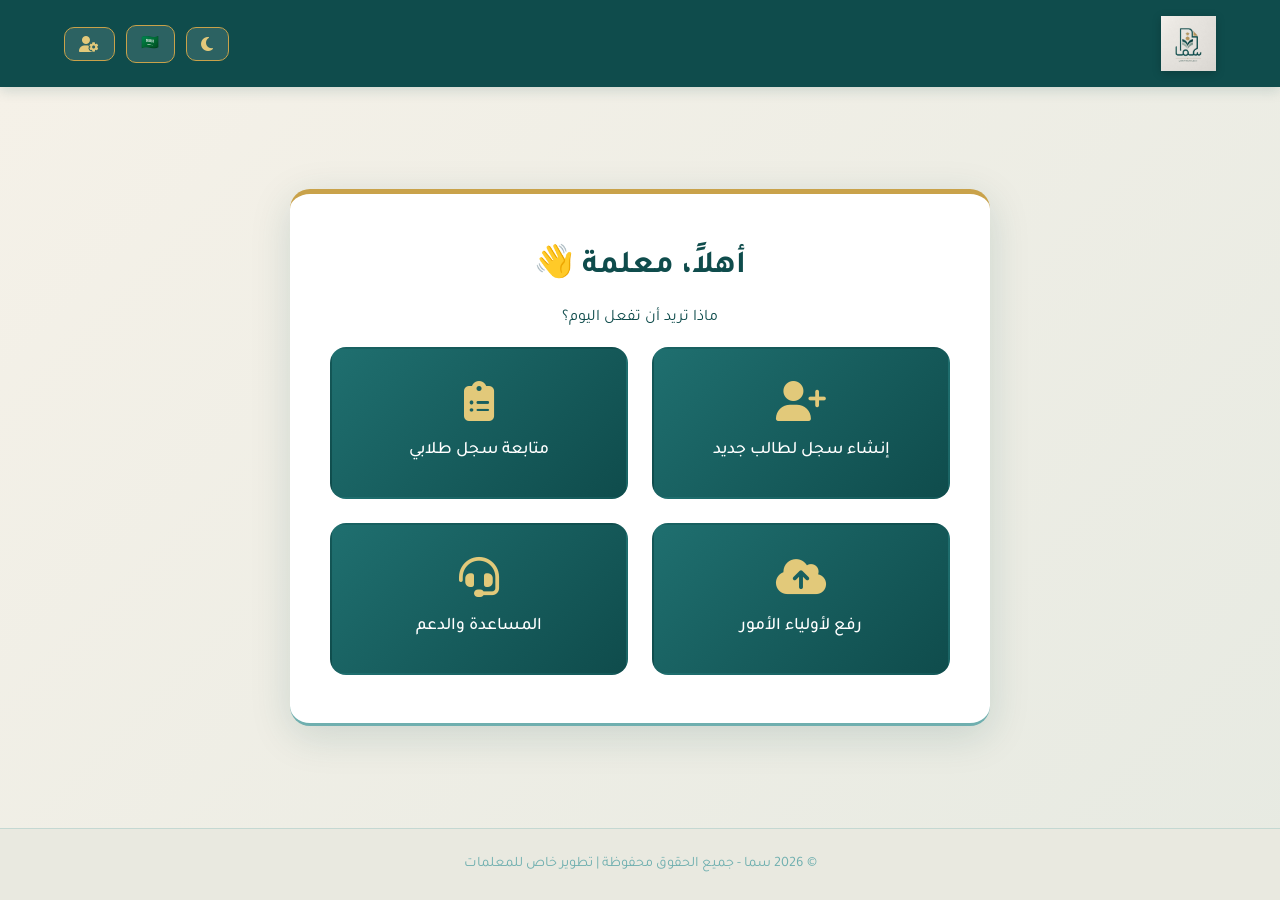
<file: index.html>
<!DOCTYPE html>
<html lang="ar" dir="rtl">
<head>
    <meta charset="UTF-8">
    <meta name="viewport" content="width=device-width, initial-scale=1.0">
    <title>سما | سجل متابعة الطالب</title>
    <link rel="icon" href="logo.png">
    <link href="https://fonts.googleapis.com/css2?family=Tajawal:wght@400;500;700&display=swap" rel="stylesheet">
    <link rel="stylesheet" href="https://cdnjs.cloudflare.com/ajax/libs/font-awesome/6.4.0/css/all.min.css">
    <link rel="stylesheet" href="styles.css">
</head>
<body>
    <header class="main-header">
        <div class="logo-container">
            <img src="logo.png" alt="شعار سما" class="site-logo">
        </div>
        <div class="controls">
            <button id="theme-toggle" class="control-btn">
                <i class="fas fa-moon"></i>
            </button>
            <button id="lang-toggle" class="control-btn">🇸🇦</button>
            <button id="account-btn" class="control-btn">
                <i class="fas fa-user-cog"></i>
            </button>
        </div>
    </header>

    <main class="welcome-container">
        <div class="welcome-box">
            <h2 id="teacher-greeting">أهلاً، معلمة... 👋</h2>
            <p id="question">ماذا تريد أن تفعل اليوم؟</p>
            
            <div class="options-grid">
                <a href="new-student.html" class="option-card">
                    <i class="fas fa-user-plus"></i>
                    <span id="newStudent">إنشاء سجل لطالب جديد</span>
                </a>
                <a href="students.html" class="option-card">
                    <i class="fas fa-clipboard-list"></i>
                    <span id="followStudents">متابعة سجل طلابي</span>
                </a>
                <a href="parents.html" class="option-card">
                    <i class="fas fa-cloud-upload-alt"></i>
                    <span id="uploadParents">رفع لأولياء الأمور</span>
                </a>
                <a href="help.html" class="option-card">
                    <i class="fas fa-headset"></i>
                    <span id="helpSupport">المساعدة والدعم</span>
                </a>
            </div>
        </div>
    </main>

    <footer class="main-footer">
        <p id="footer-text">© 2026 سما - جميع الحقوق محفوظة | تطوير خاص للمعلمات</p>
    </footer>

    <script src="script.js"></script>
</body>
</html>
</file>
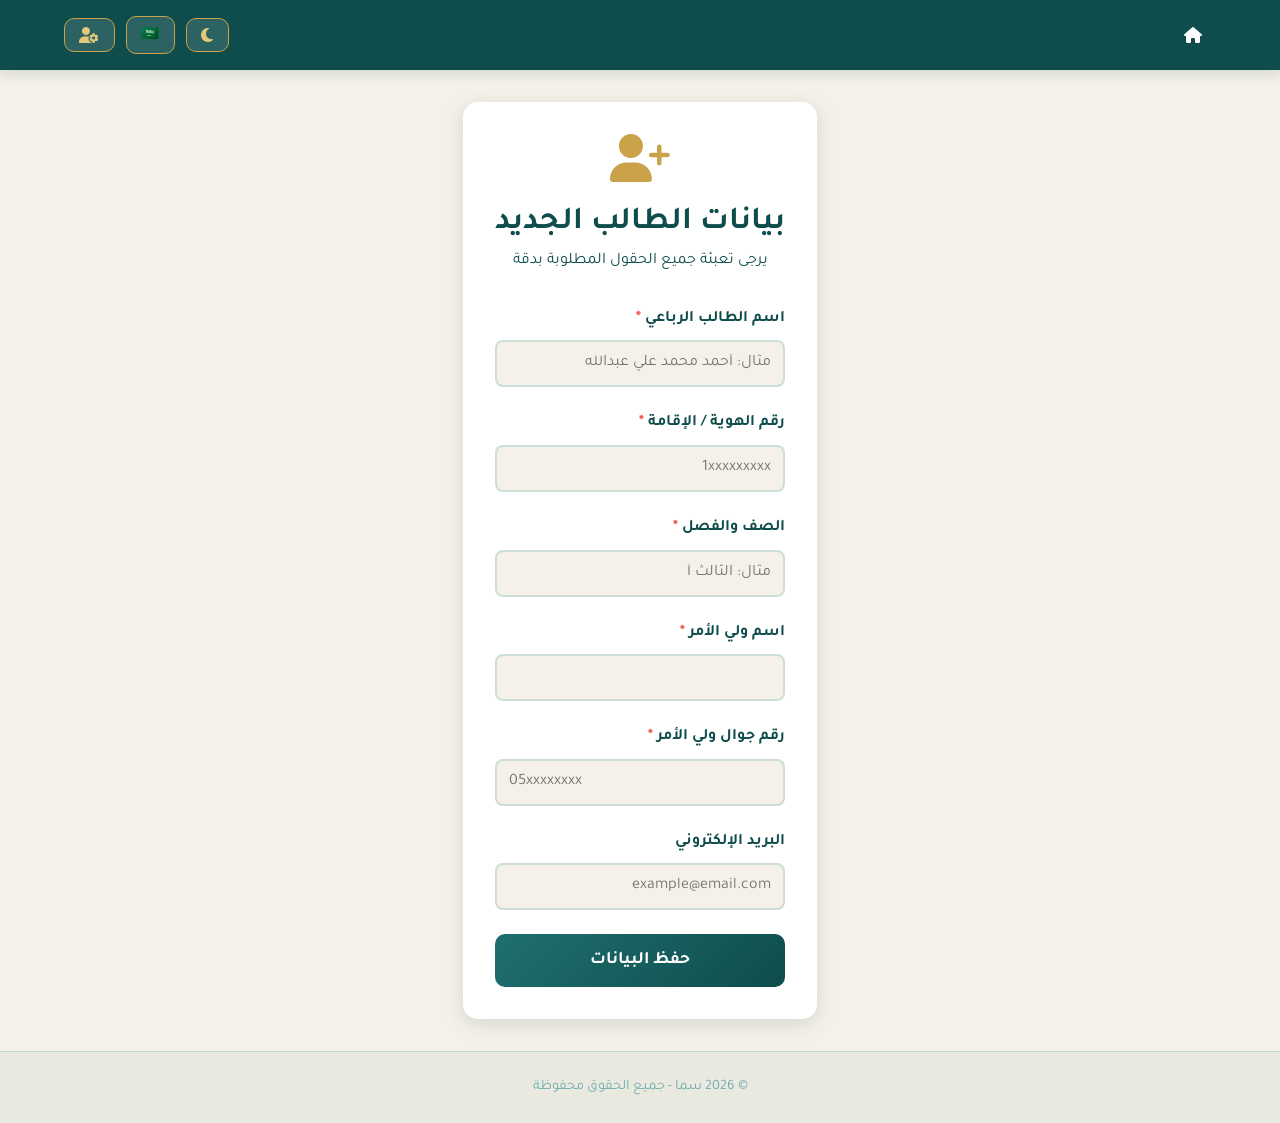
<file: new-student.html>
<!DOCTYPE html>
<html lang="ar" dir="rtl">
<head>
    <meta charset="UTF-8">
    <meta name="viewport" content="width=device-width, initial-scale=1.0">
    <title>إنشاء طالب جديد | سما</title>
    <link rel="icon" href="logo.png">
    <link href="https://fonts.googleapis.com/css2?family=Tajawal:wght@400;500;700&display=swap" rel="stylesheet">
    <link rel="stylesheet" href="https://cdnjs.cloudflare.com/ajax/libs/font-awesome/6.4.0/css/all.min.css">
    <link rel="stylesheet" href="styles.css">
    <style>
        .form-container {
            max-width: 800px;
            margin: 2rem auto;
            padding: 2rem;
            background: var(--card-bg);
            border-radius: 15px;
            box-shadow: 0 5px 20px var(--shadow);
        }
        .form-group {
            margin-bottom: 1.5rem;
        }
        .form-group label {
            display: block;
            margin-bottom: 0.5rem;
            font-weight: 600;
            color: var(--primary-dark);
        }
        .form-group input,
        .form-group select,
        .form-group textarea {
            width: 100%;
            padding: 0.75rem;
            border: 2px solid var(--border-color);
            border-radius: 8px;
            font-family: 'Tajawal', sans-serif;
            font-size: 1rem;
            background: var(--bg);
            color: var(--text);
        }
        .form-group input:focus,
        .form-group select:focus,
        .form-group textarea:focus {
            outline: none;
            border-color: var(--primary-mid);
        }
        .btn-submit {
            background: linear-gradient(135deg, var(--primary-mid), var(--primary-dark));
            color: white;
            padding: 1rem 2rem;
            border: none;
            border-radius: 10px;
            font-size: 1.1rem;
            font-weight: 600;
            cursor: pointer;
            width: 100%;
            transition: var(--transition);
        }
        .btn-submit:hover {
            transform: translateY(-2px);
            box-shadow: 0 5px 15px var(--shadow);
        }
        .required {
            color: #e74c3c;
        }
    </style>
</head>
<body>
    <header class="main-header">
        <div class="logo-container">
            <a href="index.html" class="control-btn" style="background:transparent;border:none;color:white;">
                <i class="fas fa-home"></i>
            </a>
        </div>
        <div class="controls">
            <button id="theme-toggle" class="control-btn">
                <i class="fas fa-moon"></i>
            </button>
            <button id="lang-toggle" class="control-btn">🇸</button>
            <button id="account-btn" class="control-btn">
                <i class="fas fa-user-cog"></i>
            </button>
        </div>
    </header>

    <main class="form-container">
        <div class="form-header" style="text-align:center;margin-bottom:2rem;">
            <i class="fas fa-user-plus" style="font-size:3rem;color:var(--gold);margin-bottom:1rem;"></i>
            <h1 id="form-title">بيانات الطالب الجديد</h1>
            <p id="form-desc">يرجى تعبئة جميع الحقول المطلوبة بدقة</p>
        </div>

        <form id="student-form">
            <div class="form-group">
                <label>
                    <span id="lbl-name">اسم الطالب الرباعي</span>
                    <span class="required">*</span>
                </label>
                <input type="text" id="student-name" required placeholder="مثال: أحمد محمد علي عبدالله">
            </div>

            <div class="form-group">
                <label>
                    <span id="lbl-id">رقم الهوية / الإقامة</span>
                    <span class="required">*</span>
                </label>
                <input type="text" id="student-id" required placeholder="1xxxxxxxxx">
            </div>

            <div class="form-group">
                <label>
                    <span id="lbl-grade">الصف والفصل</span>
                    <span class="required">*</span>
                </label>
                <input type="text" id="student-grade" required placeholder="مثال: الثالث أ">
            </div>

            <div class="form-group">
                <label>
                    <span id="lbl-parent">اسم ولي الأمر</span>
                    <span class="required">*</span>
                </label>
                <input type="text" id="parent-name" required>
            </div>

            <div class="form-group">
                <label>
                    <span id="lbl-phone">رقم جوال ولي الأمر</span>
                    <span class="required">*</span>
                </label>
                <input type="tel" id="parent-phone" required placeholder="05xxxxxxxx">
            </div>

            <div class="form-group">
                <label>
                    <span id="lbl-email">البريد الإلكتروني</span>
                </label>
                <input type="email" id="parent-email" placeholder="example@email.com">
            </div>

            <button type="submit" class="btn-submit" id="btn-save">حفظ البيانات</button>
        </form>
    </main>

    <footer class="main-footer">
        <p id="footer-text">© 2026 سما - جميع الحقوق محفوظة</p>
    </footer>

    <script>
        // ========== الوضع الليلي واللغة ==========
        window.addEventListener('load', () => {
            // الوضع الليلي
            const themeBtn = document.getElementById('theme-toggle');
            if (themeBtn) {
                const savedTheme = localStorage.getItem('sama-theme') || 'light';
                document.documentElement.setAttribute('data-theme', savedTheme);
                
                themeBtn.addEventListener('click', function() {
                    const current = document.documentElement.getAttribute('data-theme');
                    const next = current === 'light' ? 'dark' : 'light';
                    document.documentElement.setAttribute('data-theme', next);
                    localStorage.setItem('sama-theme', next);
                    
                    const icon = this.querySelector('i');
                    if (icon) {
                        icon.className = next === 'light' ? 'fas fa-moon' : 'fas fa-sun';
                    }
                });
            }
            
            // اللغة
            const langBtn = document.getElementById('lang-toggle');
            let currentLang = localStorage.getItem('sama-lang') || 'ar';
            
            const translations = {
                ar: {
                    formTitle: 'بيانات الطالب الجديد',
                    formDesc: 'يرجى تعبئة جميع الحقول المطلوبة بدقة',
                    lblName: 'اسم الطالب الرباعي',
                    lblId: 'رقم الهوية / الإقامة',
                    lblGrade: 'الصف والفصل',
                    lblParent: 'اسم ولي الأمر',
                    lblPhone: 'رقم جوال ولي الأمر',
                    lblEmail: 'البريد الإلكتروني',
                    btnSave: 'حفظ البيانات',
                    footer: '© 2026 سما - جميع الحقوق محفوظة',
                    placeholderName: 'مثال: أحمد محمد علي عبدالله',
                    placeholderGrade: 'مثال: الثالث أ',
                    placeholderPhone: '05xxxxxxxx',
                    placeholderEmail: 'example@email.com'
                },
                en: {
                    formTitle: 'New Student Data',
                    formDesc: 'Please fill in all required fields accurately',
                    lblName: 'Student Full Name',
                    lblId: 'ID / Residence Number',
                    lblGrade: 'Grade & Class',
                    lblParent: 'Parent Name',
                    lblPhone: 'Parent Phone Number',
                    lblEmail: 'Email Address',
                    btnSave: 'Save Data',
                    footer: '© 2026 Sama - All Rights Reserved',
                    placeholderName: 'Example: Ahmed Mohammed Ali',
                    placeholderGrade: 'Example: Grade 3A',
                    placeholderPhone: '05xxxxxxxx',
                    placeholderEmail: 'example@email.com'
                },
                tr: {
                    formTitle: 'Yeni Öğrenci Bilgileri',
                    formDesc: 'Lütfen tüm gerekli alanları eksiksiz doldurun',
                    lblName: 'Öğrencinin Tam Adı',
                    lblId: 'Kimlik / İkamet Numarası',
                    lblGrade: 'Sınıf ve Şube',
                    lblParent: 'Veli Adı',
                    lblPhone: 'Veli Telefon Numarası',
                    lblEmail: 'E-posta Adresi',
                    btnSave: 'Bilgileri Kaydet',
                    footer: '© 2026 Sama - Tüm Hakları Saklıdır',
                    placeholderName: 'Örnek: Ahmet Mehmet Ali',
                    placeholderGrade: 'Örnek: 3-A Sınıfı',
                    placeholderPhone: '05xxxxxxxx',
                    placeholderEmail: 'ornek@email.com'
                },
                es: {
                    formTitle: 'Datos del Nuevo Estudiante',
                    formDesc: 'Por favor completa todos los campos requeridos',
                    lblName: 'Nombre Completo del Estudiante',
                    lblId: 'Número de Identificación',
                    lblGrade: 'Grado y Clase',
                    lblParent: 'Nombre del Padre/Tutor',
                    lblPhone: 'Teléfono del Padre/Tutor',
                    lblEmail: 'Correo Electrónico',
                    btnSave: 'Guardar Datos',
                    footer: '© 2026 Sama - Todos los Derechos Reservados',
                    placeholderName: 'Ejemplo: Ahmed Mohammed Ali',
                    placeholderGrade: 'Ejemplo: 3ro A',
                    placeholderPhone: '05xxxxxxxx',
                    placeholderEmail: 'ejemplo@email.com'
                },
                ko: {
                    formTitle: '새 학생 정보',
                    formDesc: '모든 필수 필드를 정확히 입력하세요',
                    lblName: '학생 전체 이름',
                    lblId: '주민등록번호 / 거주번호',
                    lblGrade: '학년 및 반',
                    lblParent: '학부모 성명',
                    lblPhone: '학부모 전화번호',
                    lblEmail: '이메일 주소',
                    btnSave: '정보 저장',
                    footer: '© 2026 Sama - 모든 권리 보유',
                    placeholderName: '예: Ahmed Mohammed Ali',
                    placeholderGrade: '예: 3학년 A반',
                    placeholderPhone: '05xxxxxxxx',
                    placeholderEmail: 'example@email.com'
                },
                ja: {
                    formTitle: '新しい生徒の情報',
                    formDesc: 'すべての必須項目を正確に入力してください',
                    lblName: '生徒のフルネーム',
                    lblId: 'ID番号 / 居住番号',
                    lblGrade: '学年とクラス',
                    lblParent: '保護者名',
                    lblPhone: '保護者電話番号',
                    lblEmail: 'メールアドレス',
                    btnSave: '情報を保存',
                    footer: '© 2026 Sama - 全著作権所有',
                    placeholderName: '例：Ahmed Mohammed Ali',
                    placeholderGrade: '例：3年生A組',
                    placeholderPhone: '05xxxxxxxx',
                    placeholderEmail: 'example@email.com'
                },
                hi: {
                    formTitle: 'नए छात्र का डेटा',
                    formDesc: 'कृपया सभी आवश्यक फ़ील्ड भरें',
                    lblName: 'छात्र का पूरा नाम',
                    lblId: 'पहचान संख्या / निवास संख्या',
                    lblGrade: 'कक्षा और सेक्शन',
                    lblParent: 'अभिभावक का नाम',
                    lblPhone: 'अभिभावक का फोन नंबर',
                    lblEmail: 'ईमेल पता',
                    btnSave: 'डेटा सहेजें',
                    footer: '© 2026 Sama - सभी अधिकार सुरक्षित',
                    placeholderName: 'उदाहरण: Ahmed Mohammed Ali',
                    placeholderGrade: 'उदाहरण: कक्षा 3 A',
                    placeholderPhone: '05xxxxxxxx',
                    placeholderEmail: 'example@email.com'
                },
                fil: {
                    formTitle: 'Data ng Bagong Mag-aaral',
                    formDesc: 'Punan ang lahat ng required na fields',
                    lblName: 'Buong Pangalan ng Mag-aaral',
                    lblId: 'ID / Residence Number',
                    lblGrade: 'Baitang at Seksyon',
                    lblParent: 'Pangalan ng Magulang',
                    lblPhone: 'Numero ng Magulang',
                    lblEmail: 'Email Address',
                    btnSave: 'I-save ang Data',
                    footer: '© 2026 Sama - Lahat ng Karapatan ay Nakalaan',
                    placeholderName: 'Halimbawa: Ahmed Mohammed Ali',
                    placeholderGrade: 'Halimbawa: Baitang 3A',
                    placeholderPhone: '05xxxxxxxx',
                    placeholderEmail: 'example@email.com'
                },
                zh: {
                    formTitle: '新学生信息',
                    formDesc: '请准确填写所有必填字段',
                    lblName: '学生全名',
                    lblId: '身份证号 / 居住证号',
                    lblGrade: '年级和班级',
                    lblParent: '家长姓名',
                    lblPhone: '家长电话号码',
                    lblEmail: '电子邮件地址',
                    btnSave: '保存信息',
                    footer: '© 2026 Sama - 版权所有',
                    placeholderName: '示例：Ahmed Mohammed Ali',
                    placeholderGrade: '示例：三年级A班',
                    placeholderPhone: '05xxxxxxxx',
                    placeholderEmail: 'example@email.com'
                }
            };
            
            const flags = {
                ar: '🇸🇦', en: '🇬🇧', tr: '🇹🇷', es: '🇪🇸',
                ko: '🇰🇷', ja: '🇯🇵', hi: '🇮🇳', fil: '🇵🇭', zh: '🇨🇳'
            };
            
            function translatePage(lang) {
                const t = translations[lang];
                if (!t) return;
                
                const elements = {
                    'form-title': t.formTitle,
                    'form-desc': t.formDesc,
                    'lbl-name': t.lblName,
                    'lbl-id': t.lblId,
                    'lbl-grade': t.lblGrade,
                    'lbl-parent': t.lblParent,
                    'lbl-phone': t.lblPhone,
                    'lbl-email': t.lblEmail,
                    'btn-save': t.btnSave,
                    'footer-text': t.footer
                };
                
                for (const [id, text] of Object.entries(elements)) {
                    const el = document.getElementById(id);
                    if (el) el.textContent = text;
                }
                
                // Placeholders
                const nameInput = document.getElementById('student-name');
                if (nameInput) nameInput.placeholder = t.placeholderName;
                
                const gradeInput = document.getElementById('student-grade');
                if (gradeInput) gradeInput.placeholder = t.placeholderGrade;
                
                const phoneInput = document.getElementById('parent-phone');
                if (phoneInput) phoneInput.placeholder = t.placeholderPhone;
                
                const emailInput = document.getElementById('parent-email');
                if (emailInput) emailInput.placeholder = t.placeholderEmail;
                
                document.documentElement.dir = (lang === 'ar') ? 'rtl' : 'ltr';
                document.documentElement.lang = lang;
            }
            
            if (langBtn) {
                langBtn.textContent = flags[currentLang] || '🇸🇦';
                langBtn.style.cursor = 'pointer';
                
                setTimeout(() => translatePage(currentLang), 200);
                
                langBtn.addEventListener('click', function(e) {
                    e.preventDefault();
                    e.stopPropagation();
                    
                    const langs = [
                        {code: 'ar', name: 'العربية', flag: '🇸🇦'},
                        {code: 'en', name: 'English', flag: '🇬🇧'},
                        {code: 'tr', name: 'Türkçe', flag: '🇹🇷'},
                        {code: 'es', name: 'Español', flag: '🇪'},
                        {code: 'ko', name: '한국어', flag: '🇰'},
                        {code: 'ja', name: '日本語', flag: '🇯'},
                        {code: 'hi', name: 'हिन्दी', flag: '🇮🇳'},
                        {code: 'fil', name: 'Filipino', flag: '🇵🇭'},
                        {code: 'zh', name: '中文', flag: '🇨🇳'}
                    ];
                    
                    const oldMenu = document.querySelector('.lang-menu');
                    if (oldMenu) oldMenu.remove();
                    
                    const menu = document.createElement('div');
                    menu.className = 'lang-menu';
                    menu.style.cssText = 'position:absolute;top:100%;right:0;background:white;border-radius:10px;box-shadow:0 5px 20px rgba(0,0,0,0.3);padding:10px;min-width:180px;z-index:9999;margin-top:5px;border:2px solid #1F6F6F;';
                    
                    langs.forEach(l => {
                        const btn = document.createElement('button');
                        btn.textContent = l.flag + '  ' + l.name;
                        btn.style.cssText = 'width:100%;padding:10px 15px;margin:3px 0;border:none;background:transparent;border-radius:5px;cursor:pointer;text-align:right;font-family:Tajawal,sans-serif;font-size:14px;transition:all 0.2s;';
                        
                        btn.onmouseover = () => {
                            btn.style.background = '#1F6F6F';
                            btn.style.color = 'white';
                        };
                        btn.onmouseout = () => {
                            btn.style.background = 'transparent';
                            btn.style.color = 'inherit';
                        };
                        
                        btn.onclick = function(ev) {
                            ev.preventDefault();
                            ev.stopPropagation();
                            currentLang = l.code;
                            localStorage.setItem('sama-lang', currentLang);
                            langBtn.textContent = l.flag;
                            menu.remove();
                            translatePage(currentLang);
                        };
                        
                        menu.appendChild(btn);
                    });
                    
                    this.parentElement.style.position = 'relative';
                    this.parentElement.appendChild(menu);
                });
            }
            
            // حفظ البيانات
            const form = document.getElementById('student-form');
            if (form) {
                form.addEventListener('submit', function(e) {
                    e.preventDefault();
                    
                    const studentData = {
                        name: document.getElementById('student-name').value,
                        id: document.getElementById('student-id').value,
                        grade: document.getElementById('student-grade').value,
                        parentName: document.getElementById('parent-name').value,
                        parentPhone: document.getElementById('parent-phone').value,
                        parentEmail: document.getElementById('parent-email').value,
                        date: new Date().toISOString()
                    };
                    
                    // حفظ في localStorage
                    let students = JSON.parse(localStorage.getItem('sama-students') || '[]');
                    students.push(studentData);
                    localStorage.setItem('sama-students', JSON.stringify(students));
                    
                    alert('✅ تم حفظ بيانات الطالب بنجاح!');
                    form.reset();
                });
            }
        });
    </script>
</body>
</html>
</file>
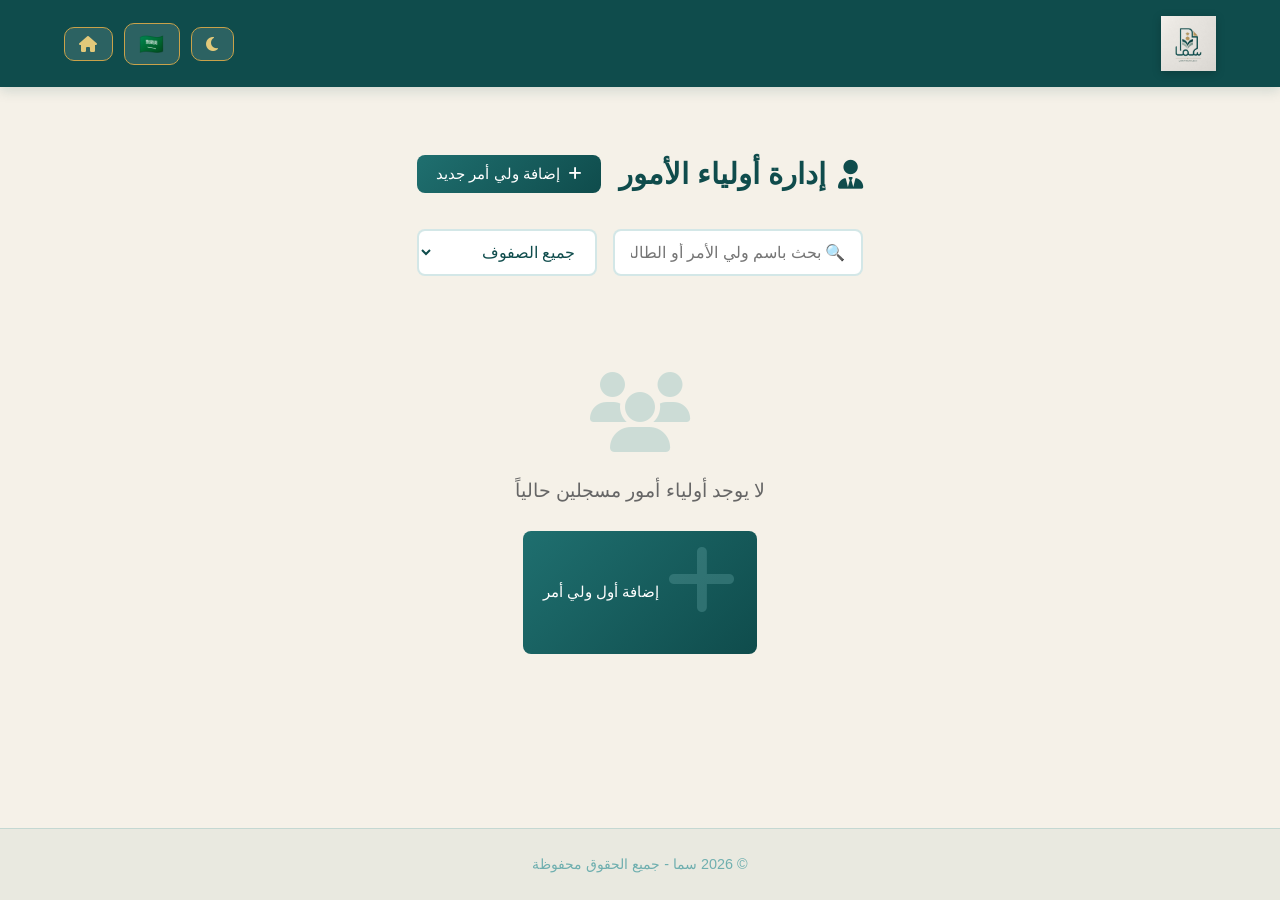
<file: parents.html>
<!DOCTYPE html>
<html lang="ar" dir="rtl">
<head>
    <meta charset="UTF-8">
    <meta name="viewport" content="width=device-width, initial-scale=1.0">
    <title>إدارة أولياء الأمور | سما</title>
    <link rel="icon" href="logo.png">
    <link rel="stylesheet" href="styles.css">
    <link rel="stylesheet" href="https://cdnjs.cloudflare.com/ajax/libs/font-awesome/6.4.0/css/all.min.css">
    <style>
        .parents-container {
            max-width: 1200px;
            margin: 2rem auto;
            padding: 2rem;
        }
        
        .page-header {
            display: flex;
            justify-content: space-between;
            align-items: center;
            margin-bottom: 2rem;
            flex-wrap: wrap;
            gap: 1rem;
        }
        
        .page-header h2 {
            color: var(--primary-dark);
            display: flex;
            align-items: center;
            gap: 0.75rem;
            font-size: 1.8rem;
        }
        
        .search-bar {
            display: flex;
            gap: 1rem;
            margin-bottom: 2rem;
            flex-wrap: wrap;
        }
        
        .search-bar input,
        .search-bar select {
            padding: 0.75rem 1rem;
            border: 2px solid var(--border-color, #e0e0e0);
            border-radius: 8px;
            font-size: 1rem;
            background: var(--card-bg, #fff);
            color: var(--text, #333);
            font-family: 'Tajawal', sans-serif;
        }
        
        .search-bar input {
            flex: 1;
            min-width: 250px;
        }
        
        .search-bar select {
            min-width: 180px;
        }
        
        .parents-grid {
            display: grid;
            grid-template-columns: repeat(auto-fill, minmax(320px, 1fr));
            gap: 1.5rem;
        }
        
        .parent-card {
            background: var(--card-bg, #fff);
            border-radius: 12px;
            padding: 1.5rem;
            box-shadow: 0 4px 12px var(--shadow);
            border-top: 4px solid var(--primary-mid, #1F6F6F);
            transition: transform 0.3s, box-shadow 0.3s;
        }
        
        .parent-card:hover {
            transform: translateY(-5px);
            box-shadow: 0 8px 25px var(--shadow);
        }
        
        .parent-header {
            display: flex;
            align-items: center;
            gap: 1rem;
            margin-bottom: 1rem;
            padding-bottom: 1rem;
            border-bottom: 2px solid var(--border-color, #e0e0e0);
        }
        
        .parent-avatar {
            width: 55px;
            height: 55px;
            background: linear-gradient(135deg, var(--gold), var(--gold-light));
            border-radius: 50%;
            display: flex;
            align-items: center;
            justify-content: center;
            color: #fff;
            font-size: 1.5rem;
        }
        
        .parent-info h4 {
            margin: 0 0 0.25rem 0;
            color: var(--primary-dark);
            font-size: 1.2rem;
        }
        
        .linked-student {
            margin: 0;
            color: var(--text-light, #666);
            font-size: 0.9rem;
        }
        
        .linked-student span {
            color: var(--primary-mid);
            font-weight: 600;
        }
        
        .parent-contact {
            display: flex;
            flex-direction: column;
            gap: 0.5rem;
            margin-bottom: 1.25rem;
            font-size: 0.95rem;
        }
        
        .parent-contact span {
            display: flex;
            align-items: center;
            gap: 0.5rem;
            color: var(--text, #333);
        }
        
        .parent-contact i {
            color: var(--primary-mid);
            width: 20px;
        }
        
        .parent-actions {
            display: flex;
            gap: 0.5rem;
            flex-wrap: wrap;
        }
        
        .btn {
            padding: 0.6rem 1.2rem;
            border: none;
            border-radius: 8px;
            font-family: 'Tajawal', sans-serif;
            font-size: 0.95rem;
            cursor: pointer;
            transition: all 0.3s;
            display: inline-flex;
            align-items: center;
            gap: 0.5rem;
        }
        
        .btn-primary {
            background: linear-gradient(135deg, var(--primary-mid), var(--primary-dark));
            color: #fff;
        }
        
        .btn-primary:hover {
            transform: translateY(-2px);
            box-shadow: 0 4px 12px var(--shadow);
        }
        
        .btn-secondary {
            background: var(--primary-light);
            color: #fff;
            flex: 1;
        }
        
        .btn-warning {
            background: var(--gold);
            color: #fff;
            flex: 1;
        }
        
        .btn-danger {
            background: #e74c3c;
            color: #fff;
            flex: 1;
        }
        
        .btn-sm {
            padding: 0.5rem 0.9rem;
            font-size: 0.85rem;
        }
        
        .empty-state {
            text-align: center;
            padding: 4rem 2rem;
            grid-column: 1 / -1;
        }
        
        .empty-state i {
            font-size: 5rem;
            color: var(--primary-light);
            opacity: 0.3;
            margin-bottom: 1.5rem;
        }
        
        .empty-state p {
            font-size: 1.2rem;
            color: var(--text-light, #666);
            margin-bottom: 1.5rem;
        }
        
        /* Modal */
        .modal {
            display: none;
            position: fixed;
            top: 0;
            left: 0;
            width: 100%;
            height: 100%;
            background: rgba(0,0,0,0.6);
            z-index: 1000;
            align-items: center;
            justify-content: center;
            backdrop-filter: blur(4px);
        }
        
        .modal-content {
            background: var(--card-bg, #fff);
            padding: 2.5rem;
            border-radius: 16px;
            width: 90%;
            max-width: 550px;
            position: relative;
            box-shadow: 0 15px 40px rgba(0,0,0,0.3);
            animation: slideIn 0.3s ease;
        }
        
        @keyframes slideIn {
            from { transform: translateY(-30px); opacity: 0; }
            to { transform: translateY(0); opacity: 1; }
        }
        
        .close-modal {
            position: absolute;
            top: 1.25rem;
            left: 1.25rem;
            font-size: 1.75rem;
            cursor: pointer;
            color: var(--text-light, #666);
            width: 35px;
            height: 35px;
            display: flex;
            align-items: center;
            justify-content: center;
            border-radius: 50%;
            transition: all 0.3s;
        }
        
        .close-modal:hover {
            background: var(--bg, #f5f5f5);
            color: var(--primary-dark);
        }
        
        .modal-content h3 {
            margin: 0 0 1.5rem 0;
            color: var(--primary-dark);
            display: flex;
            align-items: center;
            gap: 0.75rem;
            font-size: 1.5rem;
        }
        
        .form-group {
            margin-bottom: 1.25rem;
        }
        
        .form-group label {
            display: block;
            margin-bottom: 0.5rem;
            font-weight: 600;
            color: var(--primary-dark);
        }
        
        .form-group input,
        .form-group select {
            width: 100%;
            padding: 0.85rem;
            border: 2px solid var(--border-color, #e0e0e0);
            border-radius: 8px;
            font-size: 1rem;
            background: var(--bg, #fff);
            color: var(--text, #333);
            font-family: 'Tajawal', sans-serif;
        }
        
        .form-group input:focus,
        .form-group select:focus {
            outline: none;
            border-color: var(--primary-mid);
        }
        
        .form-actions {
            display: flex;
            gap: 1rem;
            margin-top: 2rem;
        }
        
        .form-actions .btn {
            flex: 1;
            padding: 0.9rem;
            font-size: 1rem;
            justify-content: center;
        }
    </style>
</head>
<body>
    <!-- Header -->
    <header class="main-header">
        <div class="logo-container">
            <img src="logo.png" alt="شعار سما" class="site-logo">
        </div>
        <div class="controls">
            <button id="theme-toggle" class="control-btn">
                <i class="fas fa-moon"></i>
            </button>
            <button id="lang-toggle" class="control-btn" style="font-size: 20px;">🇸🇦</button>
            <a href="index.html" class="control-btn">
                <i class="fas fa-home"></i>
            </a>
        </div>
    </header>

    <!-- Main Content -->
    <main class="parents-container">
        <div class="page-header">
            <h2>
                <i class="fas fa-user-tie"></i>
                <span id="txt-manage-parents">إدارة أولياء الأمور</span>
            </h2>
            <button class="btn btn-primary" onclick="openModal()">
                <i class="fas fa-plus"></i>
                <span id="txt-add-parent">إضافة ولي أمر جديد</span>
            </button>
        </div>

        <!-- Search & Filter -->
        <div class="search-bar">
            <input type="text" id="parentSearch" placeholder="🔍 بحث باسم ولي الأمر أو الطالب..." onkeyup="filterParents()">
            <select id="filterClass" onchange="filterParents()">
                <option value="" id="txt-all-classes">جميع الصفوف</option>
            </select>
        </div>

        <!-- Parents List -->
        <div class="parents-grid" id="parentsList"></div>
    </main>

    <!-- Add/Edit Parent Modal -->
    <div id="parentModal" class="modal">
        <div class="modal-content">
            <span class="close-modal" onclick="closeModal()">&times;</span>
            <h3 id="modalTitle">
                <i class="fas fa-user-plus"></i>
                <span id="txt-new-parent">إضافة ولي أمر جديد</span>
            </h3>
            <form id="parentForm">
                <input type="hidden" id="parentId">
                <div class="form-group">
                    <label id="lbl-parent-name">اسم ولي الأمر الكامل</label>
                    <input type="text" id="parentName" required>
                </div>
                <div class="form-group">
                    <label id="lbl-phone">رقم الهاتف</label>
                    <input type="tel" id="parentPhone" required>
                </div>
                <div class="form-group">
                    <label id="lbl-email">البريد الإلكتروني (اختياري)</label>
                    <input type="email" id="parentEmail">
                </div>
                <div class="form-group">
                    <label id="lbl-link-student">ربط بالطالب</label>
                    <select id="linkStudent" required>
                        <option value="" id="txt-select-student">اختر الطالب المراد ربطه...</option>
                    </select>
                </div>
                <div class="form-actions">
                    <button type="submit" class="btn btn-primary">
                        <i class="fas fa-save"></i>
                        <span id="txt-save">حفظ البيانات</span>
                    </button>
                    <button type="button" class="btn btn-secondary" onclick="closeModal()">
                        <span id="txt-cancel">إلغاء</span>
                    </button>
                </div>
            </form>
        </div>
    </div>

    <!-- Footer -->
    <footer class="main-footer">
        <p id="txt-footer">© 2026 سما - جميع الحقوق محفوظة</p>
    </footer>

    <script src="script.js"></script>
    <script>
        // ========== نظام الترجمة ==========
        let currentLang = localStorage.getItem('sama-lang') || 'ar';
        
        const translations = {
            ar: {
                manageParents: 'إدارة أولياء الأمور',
                addParent: 'إضافة ولي أمر جديد',
                allClasses: 'جميع الصفوف',
                searchPlaceholder: '🔍 بحث باسم ولي الأمر أو الطالب...',
                newParent: 'إضافة ولي أمر جديد',
                editParent: 'تعديل بيانات ولي أمر',
                lblParentName: 'اسم ولي الأمر الكامل',
                lblPhone: 'رقم الهاتف',
                lblEmail: 'البريد الإلكتروني (اختياري)',
                lblLinkStudent: 'ربط بالطالب',
                selectStudent: 'اختر الطالب المراد ربطه...',
                save: 'حفظ البيانات',
                cancel: 'إلغاء',
                footer: '© 2026 سما - جميع الحقوق محفوظة',
                noParents: 'لا يوجد أولياء أمور مسجلين حالياً',
                addFirstParent: 'إضافة أول ولي أمر',
                linkedStudent: 'الطالب المرتبط',
                unspecified: 'غير محدد',
                viewRecord: 'عرض السجل',
                edit: 'تعديل',
                delete: 'حذف',
                confirmDelete: 'هل أنت متأكد من حذف هذا الولي؟',
                noStudentLinked: '⚠️ لم يتم ربط هذا الولي بأي طالب',
                placeholderName: 'مثال: أحمد محمد العلي',
                placeholderPhone: '05xxxxxxxx',
                placeholderEmail: 'example@email.com'
            },
            en: {
                manageParents: 'Parents Management',
                addParent: 'Add New Parent',
                allClasses: 'All Classes',
                searchPlaceholder: '🔍 Search by parent or student name...',
                newParent: 'Add New Parent',
                editParent: 'Edit Parent Data',
                lblParentName: 'Parent Full Name',
                lblPhone: 'Phone Number',
                lblEmail: 'Email Address (Optional)',
                lblLinkStudent: 'Link to Student',
                selectStudent: 'Select student to link...',
                save: 'Save Data',
                cancel: 'Cancel',
                footer: '© 2026 Sama - All Rights Reserved',
                noParents: 'No parents registered yet',
                addFirstParent: 'Add First Parent',
                linkedStudent: 'Linked Student',
                unspecified: 'Unspecified',
                viewRecord: 'View Record',
                edit: 'Edit',
                delete: 'Delete',
                confirmDelete: 'Are you sure you want to delete this parent?',
                noStudentLinked: '⚠️ This parent is not linked to any student',
                placeholderName: 'Example: Ahmed Mohammed Ali',
                placeholderPhone: '05xxxxxxxx',
                placeholderEmail: 'example@email.com'
            },
            tr: {
                manageParents: 'Veli Yönetimi',
                addParent: 'Yeni Veli Ekle',
                allClasses: 'Tüm Sınıflar',
                searchPlaceholder: '🔍 Veli veya öğrenci adına göre ara...',
                newParent: 'Yeni Veli Ekle',
                editParent: 'Veli Bilgilerini Düzenle',
                lblParentName: 'Velinin Tam Adı',
                lblPhone: 'Telefon Numarası',
                lblEmail: 'E-posta Adresi (İsteğe Bağlı)',
                lblLinkStudent: 'Öğrenci ile Bağla',
                selectStudent: 'Bağlanacak öğrenciyi seçin...',
                save: 'Bilgileri Kaydet',
                cancel: 'İptal',
                footer: '© 2026 Sama - Tüm Hakları Saklıdır',
                noParents: 'Henüz kayıtlı veli yok',
                addFirstParent: 'İlk Veliyi Ekle',
                linkedStudent: 'Bağlı Öğrenci',
                unspecified: 'Belirtilmemiş',
                viewRecord: 'Kaydı Görüntüle',
                edit: 'Düzenle',
                delete: 'Sil',
                confirmDelete: 'Bu veliyi silmek istediğinizden emin misiniz?',
                noStudentLinked: '⚠️ Bu veli henüz hiçbir öğrenciyle bağlantılı değil',
                placeholderName: 'Örnek: Ahmet Mehmet Ali',
                placeholderPhone: '05xxxxxxxx',
                placeholderEmail: 'ornek@email.com'
            },
            es: {
                manageParents: 'Gestión de Padres',
                addParent: 'Agregar Nuevo Padre',
                allClasses: 'Todas las Clases',
                searchPlaceholder: '🔍 Buscar por nombre de padre o estudiante...',
                newParent: 'Agregar Nuevo Padre',
                editParent: 'Editar Datos del Padre',
                lblParentName: 'Nombre Completo del Padre',
                lblPhone: 'Número de Teléfono',
                lblEmail: 'Correo Electrónico (Opcional)',
                lblLinkStudent: 'Vincular con Estudiante',
                selectStudent: 'Seleccionar estudiante para vincular...',
                save: 'Guardar Datos',
                cancel: 'Cancelar',
                footer: '© 2026 Sama - Todos los Derechos Reservados',
                noParents: 'No hay padres registrados aún',
                addFirstParent: 'Agregar Primer Padre',
                linkedStudent: 'Estudiante Vinculado',
                unspecified: 'No especificado',
                viewRecord: 'Ver Registro',
                edit: 'Editar',
                delete: 'Eliminar',
                confirmDelete: '¿Estás seguro de eliminar este padre?',
                noStudentLinked: '⚠️ Este padre no está vinculado a ningún estudiante',
                placeholderName: 'Ejemplo: Ahmed Mohammed Ali',
                placeholderPhone: '05xxxxxxxx',
                placeholderEmail: 'ejemplo@email.com'
            },
            ko: {
                manageParents: '학부모 관리',
                addParent: '새 학부모 추가',
                allClasses: '모든 학급',
                searchPlaceholder: '🔍 학부모 또는 학생 이름으로 검색...',
                newParent: '새 학부모 추가',
                editParent: '학부모 정보 수정',
                lblParentName: '학부모 성명',
                lblPhone: '전화번호',
                lblEmail: '이메일 주소 (선택사항)',
                lblLinkStudent: '학생과 연결',
                selectStudent: '연결할 학생 선택...',
                save: '정보 저장',
                cancel: '취소',
                footer: '© 2026 Sama - 모든 권리 보유',
                noParents: '아직 등록된 학부모가 없습니다',
                addFirstParent: '첫 번째 학부모 추가',
                linkedStudent: '연결된 학생',
                unspecified: '지정되지 않음',
                viewRecord: '기록 보기',
                edit: '수정',
                delete: '삭제',
                confirmDelete: '이 학부모를 삭제하시겠습니까?',
                noStudentLinked: '⚠️ 이 학부모는 아직 어떤 학생과도 연결되지 않았습니다',
                placeholderName: '예: Ahmed Mohammed Ali',
                placeholderPhone: '05xxxxxxxx',
                placeholderEmail: 'example@email.com'
            },
            ja: {
                manageParents: '保護者管理',
                addParent: '新しい保護者を追加',
                allClasses: 'すべてのクラス',
                searchPlaceholder: '🔍 保護者または生徒の名前で検索...',
                newParent: '新しい保護者を追加',
                editParent: '保護者情報を編集',
                lblParentName: '保護者名',
                lblPhone: '電話番号',
                lblEmail: 'メールアドレス（オプション）',
                lblLinkStudent: '生徒とリンク',
                selectStudent: 'リンクする生徒を選択...',
                save: '情報を保存',
                cancel: 'キャンセル',
                footer: '© 2026 Sama - 全著作権所有',
                noParents: 'まだ登録されている保護者はいません',
                addFirstParent: '最初の保護者を追加',
                linkedStudent: 'リンクされた生徒',
                unspecified: '未指定',
                viewRecord: '記録を表示',
                edit: '編集',
                delete: '削除',
                confirmDelete: 'この保護者を削除してもよろしいですか？',
                noStudentLinked: '⚠️ この保護者はまだどの生徒ともリンクされていません',
                placeholderName: '例：Ahmed Mohammed Ali',
                placeholderPhone: '05xxxxxxxx',
                placeholderEmail: 'example@email.com'
            },
            hi: {
                manageParents: 'अभिभावक प्रबंधन',
                addParent: 'नया अभिभावक जोड़ें',
                allClasses: 'सभी कक्षाएं',
                searchPlaceholder: '🔍 अभिभावक या छात्र के नाम से खोजें...',
                newParent: 'नया अभिभावक जोड़ें',
                editParent: 'अभिभावक डेटा संपादित करें',
                lblParentName: 'अभिभावक का पूरा नाम',
                lblPhone: 'फोन नंबर',
                lblEmail: 'ईमेल पता (वैकल्पिक)',
                lblLinkStudent: 'छात्र से लिंक करें',
                selectStudent: 'लिंक करने के लिए छात्र चुनें...',
                save: 'डेटा सहेजें',
                cancel: 'रद्द करें',
                footer: '© 2026 Sama - सभी अधिकार सुरक्षित',
                noParents: 'अभी तक कोई अभिभावक पंजीकृत नहीं हैं',
                addFirstParent: 'पहला अभिभावक जोड़ें',
                linkedStudent: 'लिंक किया गया छात्र',
                unspecified: 'निर्दिष्ट नहीं',
                viewRecord: 'रिकॉर्ड देखें',
                edit: 'संपादित करें',
                delete: 'हटाएं',
                confirmDelete: 'क्या आप इस अभिभावक को हटाना चाहते हैं?',
                noStudentLinked: '⚠️ यह अभिभावक अभी तक किसी भी छात्र से लिंक नहीं है',
                placeholderName: 'उदाहरण: Ahmed Mohammed Ali',
                placeholderPhone: '05xxxxxxxx',
                placeholderEmail: 'example@email.com'
            },
            fil: {
                manageParents: 'Parents Management',
                addParent: 'Magdagdag ng Bagong Magulang',
                allClasses: 'Lahat ng Klase',
                searchPlaceholder: '🔍 Maghanap sa pangalan ng magulang o mag-aaral...',
                newParent: 'Magdagdag ng Bagong Magulang',
                editParent: 'I-edit ang Data ng Magulang',
                lblParentName: 'Buong Pangalan ng Magulang',
                lblPhone: 'Numero ng Telepono',
                lblEmail: 'Email Address (Opsyonal)',
                lblLinkStudent: 'I-link sa Mag-aaral',
                selectStudent: 'Pumili ng mag-aaral na i-link...',
                save: 'I-save ang Data',
                cancel: 'Kanselahin',
                footer: '© 2026 Sama - Lahat ng Karapatan ay Nakalaan',
                noParents: 'Walang mga magulang na nakarehistro pa',
                addFirstParent: 'Magdagdag ng Unang Magulang',
                linkedStudent: 'Naka-link na Mag-aaral',
                unspecified: 'Hindi tukoy',
                viewRecord: 'Tingnan ang Record',
                edit: 'I-edit',
                delete: 'Tanggalin',
                confirmDelete: 'Sigurado ka bang gusto mong tanggalin ang magulang na ito?',
                noStudentLinked: '⚠️ Ang magulang na ito ay hindi pa naka-link sa anumang mag-aaral',
                placeholderName: 'Halimbawa: Ahmed Mohammed Ali',
                placeholderPhone: '05xxxxxxxx',
                placeholderEmail: 'example@email.com'
            },
            zh: {
                manageParents: '家长管理',
                addParent: '添加新家长',
                allClasses: '所有班级',
                searchPlaceholder: '🔍 按家长或学生姓名搜索...',
                newParent: '添加新家长',
                editParent: '编辑家长信息',
                lblParentName: '家长全名',
                lblPhone: '电话号码',
                lblEmail: '电子邮件地址（可选）',
                lblLinkStudent: '与学生关联',
                selectStudent: '选择要关联的学生...',
                save: '保存信息',
                cancel: '取消',
                footer: '© 2026 Sama - 版权所有',
                noParents: '暂无已注册的家长',
                addFirstParent: '添加第一位家长',
                linkedStudent: '关联的学生',
                unspecified: '未指定',
                viewRecord: '查看记录',
                edit: '编辑',
                delete: '删除',
                confirmDelete: '您确定要删除这位家长吗？',
                noStudentLinked: '⚠️ 这位家长尚未与任何学生关联',
                placeholderName: '示例：Ahmed Mohammed Ali',
                placeholderPhone: '05xxxxxxxx',
                placeholderEmail: 'example@email.com'
            }
        };
        
        const flags = {
            ar: '🇸🇦', en: '🇬🇧', tr: '🇹🇷', es: '🇪🇸',
            ko: '🇰🇷', ja: '🇯🇵', hi: '🇮🇳', fil: '🇵🇭', zh: '🇨🇳'
        };
        
        function applyTranslation(lang) {
            const t = translations[lang];
            if (!t) return;
            
            const elements = {
                'txt-manage-parents': t.manageParents,
                'txt-add-parent': t.addParent,
                'txt-all-classes': t.allClasses,
                'txt-new-parent': t.newParent,
                'lbl-parent-name': t.lblParentName,
                'lbl-phone': t.lblPhone,
                'lbl-email': t.lblEmail,
                'lbl-link-student': t.lblLinkStudent,
                'txt-select-student': t.selectStudent,
                'txt-save': t.save,
                'txt-cancel': t.cancel,
                'txt-footer': t.footer
            };
            
            for (const [id, text] of Object.entries(elements)) {
                const el = document.getElementById(id);
                if (el) el.textContent = text;
            }
            
            const searchInput = document.getElementById('parentSearch');
            if (searchInput) searchInput.placeholder = t.searchPlaceholder;
            
            document.documentElement.dir = (lang === 'ar') ? 'rtl' : 'ltr';
            document.documentElement.lang = lang;
        }
        
        // زر اللغة
        const langBtn = document.getElementById('lang-toggle');
        if (langBtn) {
            langBtn.textContent = flags[currentLang] || '🇸🇦';
            
            langBtn.addEventListener('click', function(e) {
                e.preventDefault();
                e.stopPropagation();
                
                const langs = [
                    {code: 'ar', name: 'العربية', flag: '🇸'},
                    {code: 'en', name: 'English', flag: '🇬🇧'},
                    {code: 'tr', name: 'Türkçe', flag: '🇹'},
                    {code: 'es', name: 'Español', flag: '🇪🇸'},
                    {code: 'ko', name: '한국어', flag: '🇰🇷'},
                    {code: 'ja', name: '日本語', flag: '🇯'},
                    {code: 'hi', name: 'हिन्दी', flag: '🇮🇳'},
                    {code: 'fil', name: 'Filipino', flag: '🇵🇭'},
                    {code: 'zh', name: '中文', flag: '🇨'}
                ];
                
                const oldMenu = document.querySelector('.lang-menu');
                if (oldMenu) oldMenu.remove();
                
                const menu = document.createElement('div');
                menu.className = 'lang-menu';
                menu.style.cssText = 'position:absolute;top:100%;right:0;background:white;border-radius:10px;box-shadow:0 5px 20px rgba(0,0,0,0.3);padding:10px;min-width:180px;z-index:9999;margin-top:5px;border:2px solid #1F6F6F;';
                
                langs.forEach(l => {
                    const btn = document.createElement('button');
                    btn.textContent = l.flag + '  ' + l.name;
                    btn.style.cssText = 'width:100%;padding:10px 15px;margin:3px 0;border:none;background:transparent;border-radius:5px;cursor:pointer;text-align:right;font-family:Tajawal,sans-serif;font-size:14px;transition:all 0.2s;';
                    
                    btn.onmouseover = () => {
                        btn.style.background = '#1F6F6F';
                        btn.style.color = 'white';
                    };
                    btn.onmouseout = () => {
                        btn.style.background = 'transparent';
                        btn.style.color = 'inherit';
                    };
                    
                    btn.onclick = function(ev) {
                        ev.preventDefault();
                        ev.stopPropagation();
                        currentLang = l.code;
                        localStorage.setItem('sama-lang', currentLang);
                        langBtn.textContent = l.flag;
                        menu.remove();
                        applyTranslation(currentLang);
                        loadParents();
                    };
                    
                    menu.appendChild(btn);
                });
                
                this.parentElement.style.position = 'relative';
                this.parentElement.appendChild(menu);
            });
            
            setTimeout(() => applyTranslation(currentLang), 200);
        }
        
        // ========== الوظائف الأصلية ==========
        
        document.addEventListener('DOMContentLoaded', () => {
            loadParents();
            populateStudentDropdown();
            populateClassFilter();
            initTheme();
        });
        
        function loadParents() {
            const parents = JSON.parse(localStorage.getItem('parents')) || [];
            const container = document.getElementById('parentsList');
            container.innerHTML = '';
            
            const t = translations[currentLang];
            
            if (parents.length === 0) {
                container.innerHTML = `
                    <div class="empty-state">
                        <i class="fas fa-users"></i>
                        <p>${t.noParents}</p>
                        <button class="btn btn-primary" onclick="openModal()">
                            <i class="fas fa-plus"></i> ${t.addFirstParent}
                        </button>
                    </div>`;
                return;
            }
            
            parents.forEach(parent => {
                const card = document.createElement('div');
                card.className = 'parent-card';
                card.innerHTML = `
                    <div class="parent-header">
                        <div class="parent-avatar"><i class="fas fa-user-tie"></i></div>
                        <div class="parent-info">
                            <h4>${parent.name}</h4>
                            <p class="linked-student">${t.linkedStudent}: <span>${parent.studentName || t.unspecified}</span></p>
                        </div>
                    </div>
                    <div class="parent-contact">
                        <span><i class="fas fa-phone"></i> ${parent.phone}</span>
                        <span><i class="fas fa-envelope"></i> ${parent.email || '-'}</span>
                    </div>
                    <div class="parent-actions">
                        <button class="btn btn-sm btn-secondary" onclick="viewStudentRecord('${parent.studentId}')">
                            <i class="fas fa-eye"></i> ${t.viewRecord}
                        </button>
                        <button class="btn btn-sm btn-warning" onclick="editParent('${parent.id}')">
                            <i class="fas fa-edit"></i> ${t.edit}
                        </button>
                        <button class="btn btn-sm btn-danger" onclick="deleteParent('${parent.id}')">
                            <i class="fas fa-trash"></i> ${t.delete}
                        </button>
                    </div>
                `;
                container.appendChild(card);
            });
        }
        
        function populateStudentDropdown() {
            const students = JSON.parse(localStorage.getItem('students')) || [];
            const select = document.getElementById('linkStudent');
            const t = translations[currentLang];
            select.innerHTML = '<option value="">' + t.selectStudent + '</option>';
            students.forEach(s => {
                select.innerHTML += `<option value="${s.id}">${s.name} - ${s.class || ''}</option>`;
            });
        }
        
        function populateClassFilter() {
            const students = JSON.parse(localStorage.getItem('students')) || [];
            const classes = [...new Set(students.map(s => s.class).filter(Boolean))];
            const select = document.getElementById('filterClass');
            const t = translations[currentLang];
            select.innerHTML = '<option value="">' + t.allClasses + '</option>';
            classes.forEach(c => {
                select.innerHTML += `<option value="${c}">${c}</option>`;
            });
        }
        
        function openModal() {
            document.getElementById('parentModal').style.display = 'flex';
            document.getElementById('parentForm').reset();
            document.getElementById('parentId').value = '';
            const t = translations[currentLang];
            document.getElementById('modalTitle').innerHTML = '<i class="fas fa-user-plus"></i> <span>' + t.newParent + '</span>';
        }
        
        function closeModal() {
            document.getElementById('parentModal').style.display = 'none';
        }
        
        document.getElementById('parentForm').addEventListener('submit', function(e) {
            e.preventDefault();
            const id = document.getElementById('parentId').value || Date.now().toString();
            const name = document.getElementById('parentName').value.trim();
            const phone = document.getElementById('parentPhone').value.trim();
            const email = document.getElementById('parentEmail').value.trim();
            const studentId = document.getElementById('linkStudent').value;
            
            const students = JSON.parse(localStorage.getItem('students')) || [];
            const student = students.find(s => s.id == studentId);
            const t = translations[currentLang];
            
            const parentData = {
                id, name, phone, email, studentId,
                studentName: student ? student.name : t.unspecified
            };
            
            let parents = JSON.parse(localStorage.getItem('parents')) || [];
            const existingIndex = parents.findIndex(p => p.id == id);
            if (existingIndex > -1) {
                parents[existingIndex] = parentData;
            } else {
                parents.push(parentData);
            }
            
            localStorage.setItem('parents', JSON.stringify(parents));
            closeModal();
            loadParents();
            populateStudentDropdown();
        });
        
        function editParent(id) {
            const parents = JSON.parse(localStorage.getItem('parents')) || [];
            const parent = parents.find(p => p.id == id);
            if (!parent) return;
            
            document.getElementById('parentId').value = parent.id;
            document.getElementById('parentName').value = parent.name;
            document.getElementById('parentPhone').value = parent.phone;
            document.getElementById('parentEmail').value = parent.email || '';
            document.getElementById('linkStudent').value = parent.studentId || '';
            
            const t = translations[currentLang];
            document.getElementById('modalTitle').innerHTML = '<i class="fas fa-edit"></i> <span>' + t.editParent + '</span>';
            openModal();
        }
        
        function deleteParent(id) {
            const t = translations[currentLang];
            if (confirm(t.confirmDelete)) {
                let parents = JSON.parse(localStorage.getItem('parents')) || [];
                parents = parents.filter(p => p.id != id);
                localStorage.setItem('parents', JSON.stringify(parents));
                loadParents();
            }
        }
        
        function viewStudentRecord(studentId) {
            const t = translations[currentLang];
            if (studentId) {
                window.location.href = `student-record.html?studentId=${studentId}`;
            } else {
                alert(t.noStudentLinked);
            }
        }
        
        function filterParents() {
            const query = document.getElementById('parentSearch').value.toLowerCase();
            const classFilter = document.getElementById('filterClass').value;
            const cards = document.querySelectorAll('.parent-card');
            
            cards.forEach(card => {
                const name = card.querySelector('h4').textContent.toLowerCase();
                const student = card.querySelector('.linked-student span').textContent.toLowerCase();
                const matchSearch = name.includes(query) || student.includes(query);
                const matchClass = classFilter === '' || student.includes(classFilter);
                card.style.display = (matchSearch && matchClass) ? 'block' : 'none';
            });
        }
        
        window.onclick = function(event) {
            const modal = document.getElementById('parentModal');
            if (event.target == modal) closeModal();
        }
        
        function initTheme() {
            const themeBtn = document.getElementById('theme-toggle');
            if (themeBtn) {
                const savedTheme = localStorage.getItem('sama-theme') || 'light';
                document.documentElement.setAttribute('data-theme', savedTheme);
                
                themeBtn.addEventListener('click', function() {
                    const current = document.documentElement.getAttribute('data-theme');
                    const next = current === 'light' ? 'dark' : 'light';
                    document.documentElement.setAttribute('data-theme', next);
                    localStorage.setItem('sama-theme', next);
                    
                    const icon = this.querySelector('i');
                    if (icon) {
                        icon.className = next === 'light' ? 'fas fa-moon' : 'fas fa-sun';
                    }
                });
            }
        }
    </script>
</body>
</html>
</file>
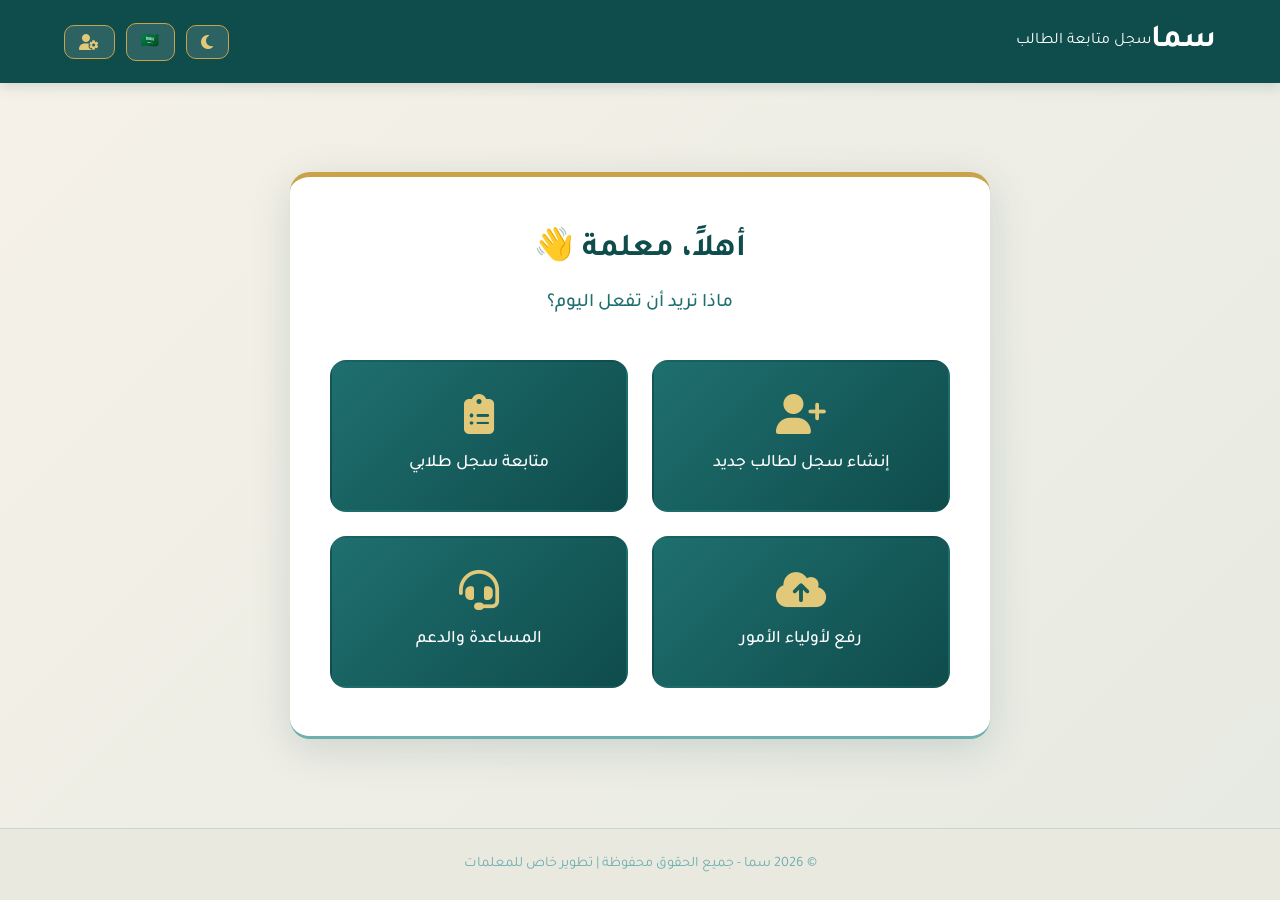
<file: Qwen_html_20260426_5g0cpc5sq.html>
<!DOCTYPE html>
<html lang="ar" dir="rtl">
<head>
    <meta charset="UTF-8">
    <meta name="viewport" content="width=device-width, initial-scale=1.0">
    <title>سما | سجل متابعة الطالب</title>
    <link rel="preconnect" href="https://fonts.googleapis.com">
    <link rel="stylesheet" href="https://fonts.googleapis.com/css2?family=Tajawal:wght@400;500;700&display=swap">
    <link rel="stylesheet" href="https://cdnjs.cloudflare.com/ajax/libs/font-awesome/6.4.0/css/all.min.css">
    <link rel="stylesheet" href="styles.css">
</head>
<body>
    <header class="main-header">
        <div class="logo-container">
            <h1 class="site-title">سما</h1>
            <p class="site-subtitle">سجل متابعة الطالب</p>
        </div>
        <div class="controls">
            <button id="theme-toggle" class="control-btn" aria-label="تبديل الوضع الليلي/النهاري">
                <i class="fas fa-moon"></i>
            </button>
            <button id="lang-toggle" class="control-btn" aria-label="تغيير اللغة">
                EN
            </button>
            <button id="account-btn" class="control-btn" aria-label="إدارة الحساب">
                <i class="fas fa-user-cog"></i>
            </button>
        </div>
    </header>

    <main class="welcome-container">
        <div class="welcome-box">
            <h2 id="teacher-greeting">أهلاً، معلمة...</h2>
            <p class="question">ماذا تريد أن تفعل اليوم؟</p>
            <div class="options-grid">
                <a href="new-student.html" class="option-card">
                    <i class="fas fa-user-plus"></i>
                    <span>إنشاء سجل لطالب جديد</span>
                </a>
                <a href="students.html" class="option-card">
                    <i class="fas fa-clipboard-list"></i>
                    <span>متابعة سجل طلابي</span>
                </a>
                <a href="parents.html" class="option-card">
                    <i class="fas fa-cloud-upload-alt"></i>
                    <span>رفع لأولياء الأمور</span>
                </a>
                <a href="help.html" class="option-card">
                    <i class="fas fa-headset"></i>
                    <span>المساعدة والدعم</span>
                </a>
            </div>
        </div>
    </main>

    <footer class="main-footer">
        <p>© 2026 سما - جميع الحقوق محفوظة | تطوير خاص للمعلمات</p>
    </footer>

    <script src="script.js"></script>
</body>
</html>
</file>
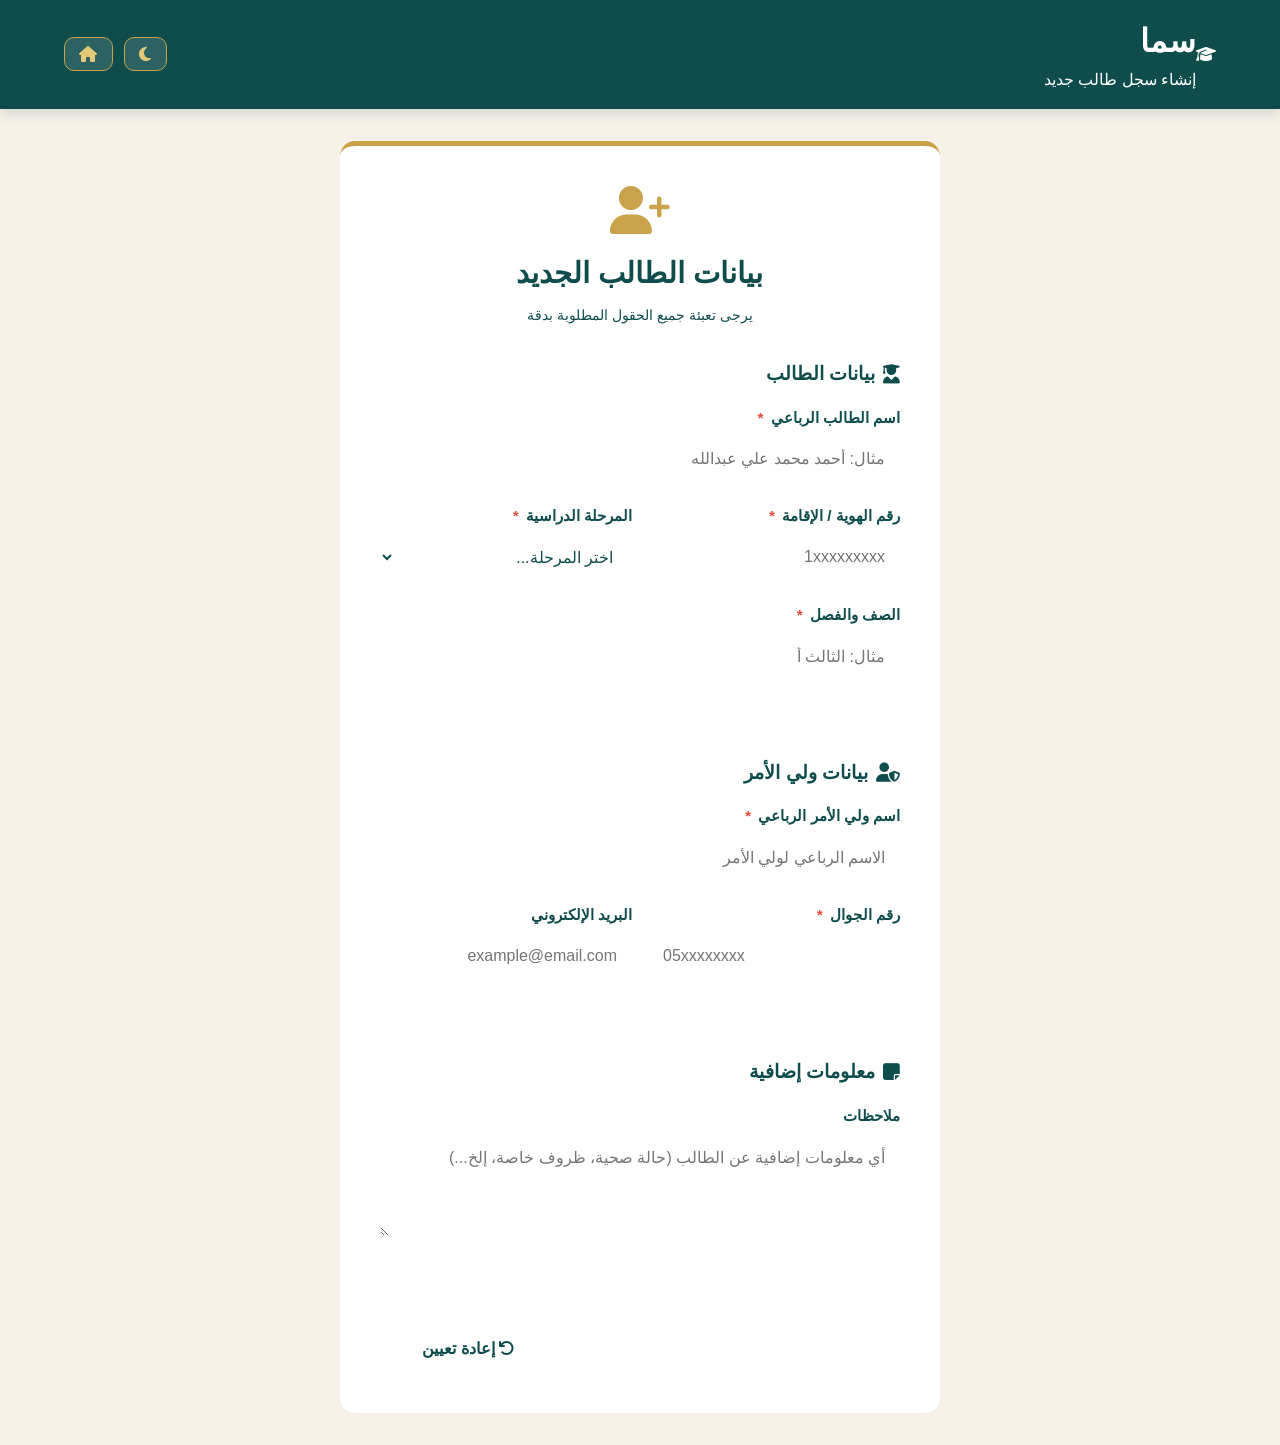
<file: Qwen_html_20260426_6yul4mu2n.html>
<!DOCTYPE html>
<html lang="ar" dir="rtl">
<head>
    <meta charset="UTF-8">
    <meta name="viewport" content="width=device-width, initial-scale=1.0">
    <title>سما | إنشاء سجل طالب جديد</title>
    <link rel="stylesheet" href="https://cdnjs.cloudflare.com/ajax/libs/font-awesome/6.4.0/css/all.min.css">
    <link rel="stylesheet" href="styles.css">
    <style>
        .form-container {
            max-width: 600px;
            margin: 2rem auto;
            background: var(--card-bg);
            padding: 2.5rem;
            border-radius: 15px;
            box-shadow: var(--shadow);
            border-top: 5px solid var(--gold);
        }
        .form-header {
            text-align: center;
            margin-bottom: 2rem;
        }
        .form-header h2 {
            color: var(--dark-green);
            font-size: 1.8rem;
            margin-bottom: 0.5rem;
        }
        body.dark-mode .form-header h2 {
            color: var(--gold);
        }
        .form-header p {
            color: var(--text-sec);
            font-size: 0.9rem;
        }
        .form-section {
            margin-bottom: 2rem;
            padding-bottom: 1.5rem;
            border-bottom: 2px solid var(--light-green);
        }
        .form-section-title {
            color: var(--med-green);
            font-size: 1.2rem;
            margin-bottom: 1rem;
            display: flex;
            align-items: center;
            gap: 0.5rem;
        }
        body.dark-mode .form-section-title {
            color: var(--light-gold);
        }
        .form-group {
            margin-bottom: 1.5rem;
        }
        .form-group label {
            display: block;
            margin-bottom: 0.5rem;
            font-weight: bold;
            color: var(--text-main);
            font-size: 0.95rem;
        }
        .form-group label .required {
            color: #e74c3c;
            margin-right: 3px;
        }
        .form-group input,
        .form-group select,
        .form-group textarea {
            width: 100%;
            padding: 12px 15px;
            border: 2px solid var(--light-green);
            border-radius: 8px;
            background: var(--bg-color);
            color: var(--text-main);
            font-size: 1rem;
            font-family: inherit;
            transition: all 0.3s ease;
        }
        .form-group input:focus,
        .form-group select:focus,
        .form-group textarea:focus {
            outline: none;
            border-color: var(--gold);
            box-shadow: 0 0 0 4px rgba(201, 162, 74, 0.15);
            transform: translateY(-2px);
        }
        .form-group textarea {
            resize: vertical;
            min-height: 100px;
        }
        .form-row {
            display: grid;
            grid-template-columns: 1fr 1fr;
            gap: 1rem;
        }
        @media (max-width: 600px) {
            .form-row {
                grid-template-columns: 1fr;
            }
        }
        .btn-group {
            display: flex;
            gap: 1rem;
            margin-top: 2rem;
        }
        .btn-primary {
            flex: 2;
            padding: 14px;
            background: linear-gradient(135deg, var(--med-green), var(--dark-green));
            color: white;
            border: none;
            border-radius: 8px;
            font-size: 1.1rem;
            font-weight: bold;
            cursor: pointer;
            transition: all 0.3s ease;
            display: flex;
            align-items: center;
            justify-content: center;
            gap: 0.5rem;
        }
        .btn-primary:hover {
            transform: translateY(-2px);
            box-shadow: 0 6px 20px rgba(15, 76, 76, 0.3);
        }
        .btn-secondary {
            flex: 1;
            padding: 14px;
            background: transparent;
            color: var(--text-main);
            border: 2px solid var(--light-green);
            border-radius: 8px;
            font-size: 1rem;
            font-weight: bold;
            cursor: pointer;
            transition: all 0.3s ease;
        }
        .btn-secondary:hover {
            background: var(--light-green);
            color: white;
            transform: translateY(-2px);
        }
        .success-message {
            display: none;
            background: linear-gradient(135deg, var(--light-green), var(--med-green));
            color: white;
            padding: 1rem;
            border-radius: 8px;
            margin-bottom: 1rem;
            text-align: center;
            animation: slideIn 0.3s ease;
        }
        @keyframes slideIn {
            from {
                opacity: 0;
                transform: translateY(-10px);
            }
            to {
                opacity: 1;
                transform: translateY(0);
            }
        }
    </style>
</head>
<body>

    <!-- الهيدر -->
    <header class="main-header">
        <div class="logo-container">
            <div class="logo-circle">
                <i class="fas fa-graduation-cap"></i>
            </div>
            <div class="titles">
                <h1 class="site-name">سما</h1>
                <p class="site-subtitle">إنشاء سجل طالب جديد</p>
            </div>
        </div>
        <div class="controls">
            <button id="theme-toggle" class="control-btn" title="تبديل الوضع">
                <i class="fas fa-moon"></i>
            </button>
            <a href="index.html" class="control-btn" style="text-decoration: none; display: inline-flex; align-items: center;">
                <i class="fas fa-home"></i>
            </a>
        </div>
    </header>

    <!-- محتوى الصفحة -->
    <main class="main-content">
        <div class="form-container">
            <div class="form-header">
                <i class="fas fa-user-plus" style="font-size: 3rem; color: var(--gold); margin-bottom: 1rem;"></i>
                <h2>بيانات الطالب الجديد</h2>
                <p>يرجى تعبئة جميع الحقول المطلوبة بدقة</p>
            </div>

            <div id="success-msg" class="success-message">
                <i class="fas fa-check-circle"></i> تم حفظ البيانات بنجاح!
            </div>

            <form id="new-student-form" novalidate>
                <!-- قسم بيانات الطالب -->
                <div class="form-section">
                    <h3 class="form-section-title">
                        <i class="fas fa-user-graduate"></i>
                        بيانات الطالب
                    </h3>
                    
                    <div class="form-group">
                        <label for="student-name">
                            اسم الطالب الرباعي <span class="required">*</span>
                        </label>
                        <input 
                            type="text" 
                            id="student-name" 
                            name="student-name"
                            placeholder="مثال: أحمد محمد علي عبدالله" 
                            required
                            pattern="[\u0600-\u06FF\s]{10,}"
                            title="يرجى إدخال الاسم الرباعي باللغة العربية (10 أحرف على الأقل)"
                        >
                    </div>

                    <div class="form-row">
                        <div class="form-group">
                            <label for="student-id">
                                رقم الهوية / الإقامة <span class="required">*</span>
                            </label>
                            <input 
                                type="text" 
                                id="student-id" 
                                name="student-id"
                                placeholder="1xxxxxxxxx" 
                                required
                                pattern="[0-9]{10}"
                                title="يرجى إدخال رقم الهوية (10 أرقام)"
                                maxlength="10"
                            >
                        </div>

                        <div class="form-group">
                            <label for="grade-level">
                                المرحلة الدراسية <span class="required">*</span>
                            </label>
                            <select id="grade-level" name="grade-level" required>
                                <option value="" disabled selected>اختر المرحلة...</option>
                                <option value="primary">ابتدائي</option>
                                <option value="middle">متوسط</option>
                                <option value="high">ثانوي</option>
                            </select>
                        </div>
                    </div>

                    <div class="form-group">
                        <label for="class-room">
                            الصف والفصل <span class="required">*</span>
                        </label>
                        <input 
                            type="text" 
                            id="class-room" 
                            name="class-room"
                            placeholder="مثال: الثالث أ" 
                            required
                        >
                    </div>
                </div>

                <!-- قسم بيانات ولي الأمر -->
                <div class="form-section">
                    <h3 class="form-section-title">
                        <i class="fas fa-user-shield"></i>
                        بيانات ولي الأمر
                    </h3>
                    
                    <div class="form-group">
                        <label for="parent-name">
                            اسم ولي الأمر الرباعي <span class="required">*</span>
                        </label>
                        <input 
                            type="text" 
                            id="parent-name" 
                            name="parent-name"
                            placeholder="الاسم الرباعي لولي الأمر" 
                            required
                            pattern="[\u0600-\u06FF\s]{10,}"
                            title="يرجى إدخال الاسم الرباعي باللغة العربية"
                        >
                    </div>

                    <div class="form-row">
                        <div class="form-group">
                            <label for="parent-phone">
                                رقم الجوال <span class="required">*</span>
                            </label>
                            <input 
                                type="tel" 
                                id="parent-phone" 
                                name="parent-phone"
                                placeholder="05xxxxxxxx" 
                                required
                                pattern="05[0-9]{8}"
                                title="يرجى إدخال رقم جوال صحيح يبدأ بـ 05"
                                maxlength="10"
                            >
                        </div>

                        <div class="form-group">
                            <label for="parent-email">
                                البريد الإلكتروني
                            </label>
                            <input 
                                type="email" 
                                id="parent-email" 
                                name="parent-email"
                                placeholder="example@email.com"
                            >
                        </div>
                    </div>
                </div>

                <!-- ملاحظات إضافية -->
                <div class="form-section" style="border-bottom: none;">
                    <h3 class="form-section-title">
                        <i class="fas fa-sticky-note"></i>
                        معلومات إضافية
                    </h3>
                    
                    <div class="form-group">
                        <label for="notes">ملاحظات</label>
                        <textarea 
                            id="notes" 
                            name="notes"
                            placeholder="أي معلومات إضافية عن الطالب (حالة صحية، ظروف خاصة، إلخ...)"
                        ></textarea>
                    </div>
                </div>

                <!-- أزرار التحكم -->
                <div class="btn-group">
                    <button type="submit" class="btn-primary">
                        <i class="fas fa-save"></i>
                        حفظ السجل
                    </button>
                    <button type="reset" class="btn-secondary">
                        <i class="fas fa-undo"></i>
                        إعادة تعيين
                    </button>
                </div>
            </form>
        </div>
    </main>

    <script src="script.js"></script>
    <script>
        // التحقق من صحة النموذج
        const form = document.getElementById('new-student-form');
        const successMsg = document.getElementById('success-msg');

        form.addEventListener('submit', function(e) {
            e.preventDefault();
            
            // التحقق من صحة جميع الحقول
            if (!form.checkValidity()) {
                e.stopPropagation();
                form.reportValidity();
                return;
            }

            // جمع البيانات
            const studentData = {
                studentName: document.getElementById('student-name').value.trim(),
                studentId: document.getElementById('student-id').value.trim(),
                gradeLevel: document.getElementById('grade-level').value,
                classRoom: document.getElementById('class-room').value.trim(),
                parentName: document.getElementById('parent-name').value.trim(),
                parentPhone: document.getElementById('parent-phone').value.trim(),
                parentEmail: document.getElementById('parent-email').value.trim(),
                notes: document.getElementById('notes').value.trim(),
                createdAt: new Date().toISOString(),
                createdDate: new Date().toLocaleDateString('ar-SA')
            };

            // حفظ البيانات (يمكن تعديلها لاحقاً للربط مع قاعدة البيانات)
            console.log('=== بيانات الطالب الجديد ===');
            console.log(studentData);

            // حفظ في localStorage كمثال
            let students = JSON.parse(localStorage.getItem('students') || '[]');
            students.push(studentData);
            localStorage.setItem('students', JSON.stringify(students));

            // إظهار رسالة النجاح
            successMsg.style.display = 'block';
            
            // إخفاء الرسالة بعد 3 ثواني
            setTimeout(() => {
                successMsg.style.display = 'none';
                // إعادة توجيه لصفحة السجلات
                window.location.href = 'view-records.html';
            }, 2000);

            // إعادة تعيين النموذج
            form.reset();
        });

        // تنسيق أرقام الهواتف تلقائياً
        document.getElementById('parent-phone').addEventListener('input', function(e) {
            let value = e.target.value.replace(/\D/g, '');
            if (value.length > 10) value = value.slice(0, 10);
            e.target.value = value;
        });

        document.getElementById('student-id').addEventListener('input', function(e) {
            let value = e.target.value.replace(/\D/g, '');
            if (value.length > 10) value = value.slice(0, 10);
            e.target.value = value;
        });
    </script>
</body>
</html>
</file>
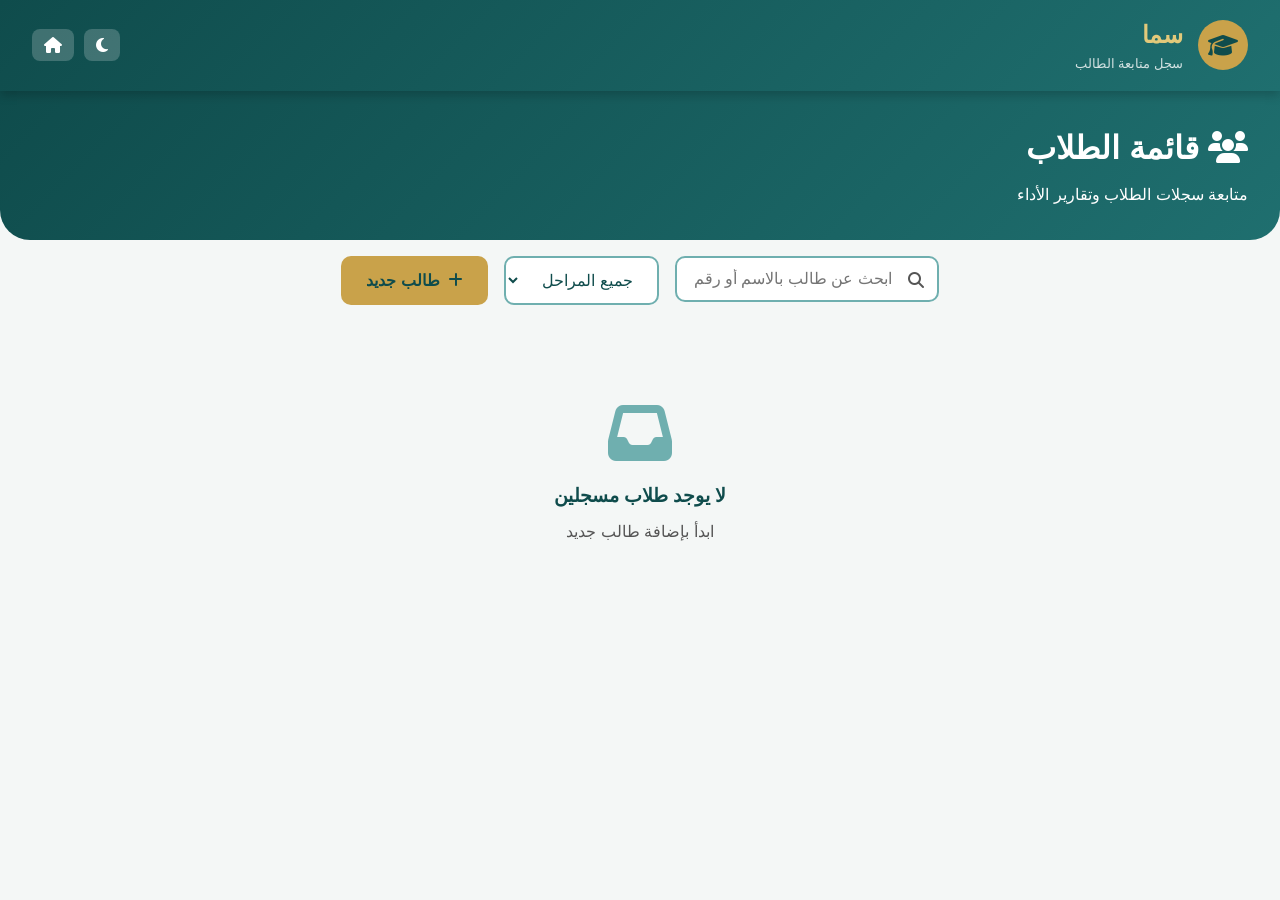
<file: Qwen_html_20260426_tgy8v6v6p.html>
<!DOCTYPE html>
<html lang="ar" dir="rtl">
<head>
    <meta charset="UTF-8">
    <meta name="viewport" content="width=device-width, initial-scale=1.0">
    <title>سما | سجلات الطلاب</title>
    <link rel="stylesheet" href="https://cdnjs.cloudflare.com/ajax/libs/font-awesome/6.4.0/css/all.min.css">
    <link rel="stylesheet" href="styles.css">
    <style>
        :root {
            --dark-green: #0F4C4C;
            --med-green: #1F6F6F;
            --light-green: #6FAFAF;
            --gold: #C9A24A;
            --light-gold: #E2C97A;
            --bg-color: #f4f7f6;
            --card-bg: #ffffff;
            --text-main: #0F4C4C;
            --text-sec: #555;
            --shadow: 0 4px 15px rgba(15, 76, 76, 0.1);
        }

        body.dark-mode {
            --bg-color: #1a1a1a;
            --card-bg: #2d2d2d;
            --text-main: #E2C97A;
            --text-sec: #ccc;
            --shadow: 0 4px 15px rgba(0, 0, 0, 0.5);
        }

        * { margin: 0; padding: 0; box-sizing: border-box; font-family: 'Segoe UI', Tahoma, Geneva, Verdana, sans-serif; }

        body {
            background-color: var(--bg-color);
            color: var(--text-main);
            transition: 0.3s;
        }

        /* الهيدر الرئيسي */
        .main-header {
            background: linear-gradient(135deg, var(--dark-green), var(--med-green));
            color: white;
            padding: 1rem 2rem;
            display: flex;
            justify-content: space-between;
            align-items: center;
            box-shadow: 0 4px 10px rgba(0,0,0,0.2);
        }

        .logo-container { display: flex; align-items: center; gap: 15px; }
        .logo-circle {
            width: 50px; height: 50px;
            background: var(--gold);
            border-radius: 50%;
            display: flex; justify-content: center; align-items: center;
            font-size: 1.5rem; color: var(--dark-green);
        }
        .site-name { font-size: 1.5rem; font-weight: bold; color: var(--light-gold); }
        .site-subtitle { font-size: 0.8rem; color: rgba(255,255,255,0.8); }

        .controls { display: flex; gap: 10px; }
        .control-btn {
            background: rgba(255,255,255,0.2);
            border: none; color: white;
            padding: 8px 12px; border-radius: 8px;
            cursor: pointer; font-size: 1rem;
            transition: 0.3s;
        }
        .control-btn:hover { background: var(--gold); color: var(--dark-green); }

        /* رأس الصفحة */
        .page-header {
            background: linear-gradient(135deg, var(--dark-green), var(--med-green));
            color: white;
            padding: 2rem;
            margin-bottom: 2rem;
            border-radius: 0 0 30px 30px;
        }
        .page-header h1 {
            font-size: 2rem;
            margin-bottom: 0.5rem;
        }

        /* شريط التحكم */
        .controls-bar {
            max-width: 1200px;
            margin: -1rem auto 2rem;
            padding: 0 2rem;
            display: flex;
            gap: 1rem;
            flex-wrap: wrap;
        }
        .search-box {
            flex: 1;
            min-width: 250px;
            position: relative;
        }
        .search-box input {
            width: 100%;
            padding: 12px 45px 12px 15px;
            border: 2px solid var(--light-green);
            border-radius: 10px;
            background: var(--card-bg);
            color: var(--text-main);
            font-size: 1rem;
            transition: 0.3s;
        }
        .search-box input:focus {
            outline: none;
            border-color: var(--gold);
            box-shadow: 0 0 0 4px rgba(201, 162, 74, 0.15);
        }
        .search-box i {
            position: absolute;
            right: 15px;
            top: 50%;
            transform: translateY(-50%);
            color: var(--text-sec);
        }
        .filter-select {
            padding: 12px 20px;
            border: 2px solid var(--light-green);
            border-radius: 10px;
            background: var(--card-bg);
            color: var(--text-main);
            font-size: 1rem;
            cursor: pointer;
            min-width: 150px;
        }
        .add-btn {
            padding: 12px 25px;
            background: var(--gold);
            color: var(--dark-green);
            border: none;
            border-radius: 10px;
            font-size: 1rem;
            font-weight: bold;
            cursor: pointer;
            transition: 0.3s;
            display: flex;
            align-items: center;
            gap: 0.5rem;
            text-decoration: none;
        }
        .add-btn:hover {
            background: var(--light-gold);
            transform: translateY(-2px);
            box-shadow: 0 4px 12px rgba(201, 162, 74, 0.4);
        }

        /* شبكة الطلاب */
        .students-container {
            max-width: 1200px;
            margin: 0 auto;
            padding: 0 2rem 2rem;
        }
        .students-grid {
            display: grid;
            grid-template-columns: repeat(auto-fill, minmax(300px, 1fr));
            gap: 1.5rem;
        }
        .student-card {
            background: var(--card-bg);
            border-radius: 15px;
            padding: 1.5rem;
            box-shadow: var(--shadow);
            cursor: pointer;
            transition: all 0.3s ease;
            border-right: 5px solid var(--light-green);
            position: relative;
            overflow: hidden;
        }
        .student-card::before {
            content: '';
            position: absolute;
            top: 0;
            right: 0;
            width: 100%;
            height: 5px;
            background: linear-gradient(90deg, var(--gold), var(--light-gold));
            transform: scaleX(0);
            transform-origin: right;
            transition: transform 0.3s ease;
        }
        .student-card:hover {
            transform: translateY(-5px);
            box-shadow: 0 10px 30px rgba(15, 76, 76, 0.2);
            border-right-color: var(--gold);
        }
        .student-card:hover::before {
            transform: scaleX(1);
        }
        .student-header {
            display: flex;
            align-items: center;
            gap: 1rem;
            margin-bottom: 1rem;
        }
        .student-avatar {
            width: 60px;
            height: 60px;
            border-radius: 50%;
            background: linear-gradient(135deg, var(--light-green), var(--med-green));
            display: flex;
            align-items: center;
            justify-content: center;
            font-size: 1.8rem;
            color: white;
            font-weight: bold;
        }
        .student-info h3 {
            color: var(--text-main);
            font-size: 1.2rem;
            margin-bottom: 0.3rem;
        }
        .student-info p {
            color: var(--text-sec);
            font-size: 0.9rem;
        }
        .student-details {
            display: grid;
            grid-template-columns: 1fr 1fr;
            gap: 0.8rem;
            margin-top: 1rem;
            padding-top: 1rem;
            border-top: 1px solid var(--light-green);
        }
        .detail-item {
            display: flex;
            align-items: center;
            gap: 0.5rem;
            font-size: 0.9rem;
            color: var(--text-sec);
        }
        .detail-item i {
            color: var(--gold);
            width: 20px;
        }
        .student-stats {
            display: flex;
            gap: 1rem;
            margin-top: 1rem;
            padding-top: 1rem;
            border-top: 1px solid var(--light-green);
        }
        .stat-badge {
            flex: 1;
            text-align: center;
            padding: 0.5rem;
            background: var(--bg-color);
            border-radius: 8px;
        }
        .stat-badge .number {
            display: block;
            font-size: 1.3rem;
            font-weight: bold;
            color: var(--med-green);
        }
        body.dark-mode .stat-badge .number {
            color: var(--gold);
        }
        .stat-badge .label {
            font-size: 0.8rem;
            color: var(--text-sec);
        }

        /* النافذة المنبثقة */
        .modal {
            position: fixed;
            top: 0;
            left: 0;
            width: 100%;
            height: 100%;
            background: rgba(0,0,0,0.6);
            display: flex;
            justify-content: center;
            align-items: center;
            z-index: 1000;
            padding: 1rem;
        }
        .hidden { display: none; }
        .modal-content-large {
            background: var(--card-bg);
            border-radius: 15px;
            width: 100%;
            max-width: 900px;
            max-height: 90vh;
            overflow-y: auto;
            position: relative;
            animation: slideIn 0.3s ease;
        }
        @keyframes slideIn {
            from { opacity: 0; transform: translateY(-30px); }
            to { opacity: 1; transform: translateY(0); }
        }
        .close-modal {
            position: absolute;
            top: 15px;
            left: 15px;
            font-size: 2rem;
            cursor: pointer;
            color: var(--text-sec);
            width: 40px;
            height: 40px;
            display: flex;
            align-items: center;
            justify-content: center;
            border-radius: 50%;
            transition: 0.3s;
            z-index: 10;
        }
        .close-modal:hover {
            background: rgba(0,0,0,0.1);
            color: var(--dark-green);
        }

        .student-profile-header {
            background: linear-gradient(135deg, var(--dark-green), var(--med-green));
            color: white;
            padding: 3rem 2rem 2rem;
            border-radius: 15px 15px 0 0;
            display: flex;
            align-items: center;
            gap: 2rem;
        }
        .student-profile-avatar {
            width: 100px;
            height: 100px;
            border-radius: 50%;
            background: var(--gold);
            display: flex;
            align-items: center;
            justify-content: center;
            font-size: 3rem;
            color: var(--dark-green);
            font-weight: bold;
            border: 5px solid white;
            flex-shrink: 0;
        }
        .student-profile-info h2 {
            font-size: 2rem;
            margin-bottom: 0.5rem;
        }
        .student-profile-info p {
            opacity: 0.9;
            margin: 0.3rem 0;
        }

        .records-section {
            padding: 2rem;
        }
        .section-title {
            color: var(--text-main);
            font-size: 1.3rem;
            margin-bottom: 1.5rem;
            display: flex;
            align-items: center;
            gap: 0.5rem;
            padding-bottom: 0.5rem;
            border-bottom: 3px solid var(--light-green);
        }
        body.dark-mode .section-title {
            color: var(--gold);
        }

        .skills-container {
            margin-bottom: 2rem;
        }
        .skill-category {
            background: var(--bg-color);
            padding: 1.5rem;
            border-radius: 10px;
            margin-bottom: 1rem;
            border-right: 4px solid var(--gold);
        }
        .skill-category h4 {
            color: var(--text-main);
            margin-bottom: 1rem;
            display: flex;
            align-items: center;
            gap: 0.5rem;
            font-size: 1.1rem;
        }
        .skill-item {
            display: flex;
            justify-content: space-between;
            padding: 0.7rem 0;
            border-bottom: 1px solid var(--light-green);
        }
        .skill-item:last-child {
            border-bottom: none;
        }
        .skill-name {
            color: var(--text-sec);
            font-weight: 500;
        }
        .skill-grade {
            font-weight: bold;
            color: var(--med-green);
            background: rgba(31, 111, 111, 0.1);
            padding: 0.3rem 0.8rem;
            border-radius: 20px;
        }
        body.dark-mode .skill-grade {
            color: var(--gold);
            background: rgba(201, 162, 74, 0.2);
        }

        .info-card {
            background: var(--bg-color);
            padding: 1.5rem;
            border-radius: 10px;
            margin-bottom: 1rem;
        }
        .info-row {
            display: flex;
            justify-content: space-between;
            padding: 0.7rem 0;
            border-bottom: 1px solid var(--light-green);
        }
        .info-row:last-child {
            border-bottom: none;
        }
        .info-label {
            color: var(--text-sec);
            display: flex;
            align-items: center;
            gap: 0.5rem;
        }
        .info-value {
            font-weight: bold;
            color: var(--text-main);
        }

        .no-students {
            text-align: center;
            padding: 4rem 2rem;
            color: var(--text-sec);
        }
        .no-students i {
            font-size: 4rem;
            color: var(--light-green);
            margin-bottom: 1rem;
        }
        .no-students h3 {
            color: var(--text-main);
            margin-bottom: 0.5rem;
        }

        @media (max-width: 768px) {
            .student-profile-header {
                flex-direction: column;
                text-align: center;
            }
            .student-details {
                grid-template-columns: 1fr;
            }
            .controls-bar {
                flex-direction: column;
            }
            .search-box {
                min-width: 100%;
            }
        }
    </style>
</head>
<body>

    <!-- الهيدر -->
    <header class="main-header">
        <div class="logo-container">
            <div class="logo-circle">
                <i class="fas fa-graduation-cap"></i>
            </div>
            <div class="titles">
                <h1 class="site-name">سما</h1>
                <p class="site-subtitle">سجل متابعة الطالب</p>
            </div>
        </div>
        <div class="controls">
            <button id="theme-toggle" class="control-btn" title="تبديل الوضع">
                <i class="fas fa-moon"></i>
            </button>
            <a href="index.html" class="control-btn" style="text-decoration: none; display: inline-flex; align-items: center;">
                <i class="fas fa-home"></i>
            </a>
        </div>
    </header>

    <!-- رأس الصفحة -->
    <div class="page-header">
        <h1><i class="fas fa-users"></i> قائمة الطلاب</h1>
        <p>متابعة سجلات الطلاب وتقارير الأداء</p>
    </div>

    <!-- شريط التحكم -->
    <div class="controls-bar">
        <div class="search-box">
            <i class="fas fa-search"></i>
            <input type="text" id="searchInput" placeholder="ابحث عن طالب بالاسم أو رقم الهوية...">
        </div>
        <select class="filter-select" id="gradeFilter">
            <option value="">جميع المراحل</option>
            <option value="primary">ابتدائي</option>
            <option value="middle">متوسط</option>
            <option value="high">ثانوي</option>
        </select>
        <a href="new-student.html" class="add-btn">
            <i class="fas fa-plus"></i>
            طالب جديد
        </a>
    </div>

    <!-- محتوى الصفحة -->
    <main class="students-container">
        <div id="studentsGrid" class="students-grid">
            <!-- سيتم ملء البطاقات هنا بواسطة JavaScript -->
        </div>
        
        <div id="noStudents" class="no-students" style="display: none;">
            <i class="fas fa-inbox"></i>
            <h3>لا يوجد طلاب مسجلين</h3>
            <p>ابدأ بإضافة طالب جديد</p>
        </div>
    </main>

    <!-- نافذة تفاصيل الطالب -->
    <div id="studentModal" class="modal hidden">
        <div class="modal-content-large">
            <span class="close-modal" onclick="closeStudentModal()">&times;</span>
            <div id="studentModalContent">
                <!-- سيتم ملء المحتوى هنا -->
            </div>
        </div>
    </div>

    <script src="script.js"></script>
    <script>
        // تحميل الطلاب من localStorage أو استخدام بيانات تجريبية
        let students = JSON.parse(localStorage.getItem('students')) || [];

        // دالة لعرض الطلاب
        function renderStudents(studentsList = students) {
            const grid = document.getElementById('studentsGrid');
            const noStudents = document.getElementById('noStudents');
            
            if (studentsList.length === 0) {
                grid.innerHTML = '';
                noStudents.style.display = 'block';
                return;
            }
            
            noStudents.style.display = 'none';
            grid.innerHTML = studentsList.map((student, index) => {
                const initials = student.studentName.split(' ').map(n => n[0]).join('').substring(0, 2);
                const gradeText = {
                    'primary': 'ابتدائي',
                    'middle': 'متوسط',
                    'high': 'ثانوي'
                }[student.gradeLevel] || student.gradeLevel;
                
                const totalRecords = student.records?.skills?.length || 0;
                const avgGrade = student.records?.skills?.length ? 
                    (student.records.skills.reduce((sum, s) => sum + parseFloat(s.grade || 0), 0) / student.records.skills.length).toFixed(1) : 
                    '0';
                
                return `
                    <div class="student-card" onclick="showStudentDetails('${student.studentId}')">
                        <div class="student-header">
                            <div class="student-avatar">${initials}</div>
                            <div class="student-info">
                                <h3>${student.studentName}</h3>
                                <p>${gradeText} - ${student.classRoom}</p>
                            </div>
                        </div>
                        <div class="student-details">
                            <div class="detail-item">
                                <i class="fas fa-id-card"></i>
                                <span>${student.studentId}</span>
                            </div>
                            <div class="detail-item">
                                <i class="fas fa-phone"></i>
                                <span>${student.parentPhone}</span>
                            </div>
                        </div>
                        <div class="student-stats">
                            <div class="stat-badge">
                                <span class="number">${totalRecords}</span>
                                <span class="label">سجل</span>
                            </div>
                            <div class="stat-badge">
                                <span class="number">${avgGrade}%</span>
                                <span class="label">المعدل</span>
                            </div>
                        </div>
                    </div>
                `;
            }).join('');
        }

        // عرض تفاصيل الطالب
        function showStudentDetails(studentId) {
            const student = students.find(s => s.studentId === studentId);
            if (!student) return;
            
            const modal = document.getElementById('studentModal');
            const content = document.getElementById('studentModalContent');
            
            const initials = student.studentName.split(' ').map(n => n[0]).join('').substring(0, 2);
            const gradeText = {
                'primary': 'ابتدائي',
                'middle': 'متوسط',
                'high': 'ثانوي'
            }[student.gradeLevel] || student.gradeLevel;
            
            // تجهيز السجلات
            let skillsHTML = '';
            if (student.records && student.records.skills && student.records.skills.length > 0) {
                skillsHTML = student.records.skills.map(skill => `
                    <div class="skill-item">
                        <span class="skill-name">${skill.name}</span>
                        <span class="skill-grade">${skill.grade}%</span>
                    </div>
                `).join('');
            } else {
                skillsHTML = '<p style="color: var(--text-sec); padding: 1rem; text-align: center;">لا توجد سجلات بعد</p>';
            }
            
            content.innerHTML = `
                <div class="student-profile-header">
                    <div class="student-profile-avatar">${initials}</div>
                    <div class="student-profile-info">
                        <h2>${student.studentName}</h2>
                        <p><i class="fas fa-graduation-cap"></i> ${gradeText} - ${student.classRoom}</p>
                        <p><i class="fas fa-id-card"></i> الهوية: ${student.studentId}</p>
                    </div>
                </div>
                <div class="records-section">
                    <div class="section-title">
                        <i class="fas fa-chart-bar"></i>
                        السجلات والمهارات
                    </div>
                    <div class="skills-container">
                        <div class="skill-category">
                            <h4><i class="fas fa-tasks"></i> المهارات والتقييمات</h4>
                            ${skillsHTML}
                        </div>
                    </div>
                    
                    <div class="section-title">
                        <i class="fas fa-user-tie"></i>
                        بيانات ولي الأمر
                    </div>
                    <div class="info-card">
                        <div class="info-row">
                            <span class="info-label"><i class="fas fa-user"></i> الاسم</span>
                            <span class="info-value">${student.parentName}</span>
                        </div>
                        <div class="info-row">
                            <span class="info-label"><i class="fas fa-phone"></i> الجوال</span>
                            <span class="info-value">${student.parentPhone}</span>
                        </div>
                        ${student.parentEmail ? `
                        <div class="info-row">
                            <span class="info-label"><i class="fas fa-envelope"></i> البريد الإلكتروني</span>
                            <span class="info-value">${student.parentEmail}</span>
                        </div>
                        ` : ''}
                    </div>
                    
                    ${student.notes ? `
                    <div class="section-title">
                        <i class="fas fa-sticky-note"></i>
                        ملاحظات
                    </div>
                    <div class="info-card">
                        <p style="color: var(--text-sec); line-height: 1.8;">${student.notes}</p>
                    </div>
                    ` : ''}
                </div>
            `;
            
            modal.classList.remove('hidden');
            document.body.style.overflow = 'hidden';
        }

        // إغلاق نافذة الطالب
        function closeStudentModal() {
            document.getElementById('studentModal').classList.add('hidden');
            document.body.style.overflow = 'auto';
        }

        // البحث والفلترة
        function filterStudents() {
            const searchTerm = document.getElementById('searchInput').value.toLowerCase();
            const gradeFilter = document.getElementById('gradeFilter').value;
            
            const filtered = students.filter(student => {
                const matchSearch = student.studentName.toLowerCase().includes(searchTerm) || 
                                   student.studentId.includes(searchTerm);
                const matchGrade = gradeFilter ? student.gradeLevel === gradeFilter : true;
                return matchSearch && matchGrade;
            });
            
            renderStudents(filtered);
        }

        document.getElementById('searchInput').addEventListener('input', filterStudents);
        document.getElementById('gradeFilter').addEventListener('change', filterStudents);

        // إغلاق النافذة عند النقر خارجها
        document.getElementById('studentModal').addEventListener('click', function(e) {
            if (e.target === this) {
                closeStudentModal();
            }
        });

        // إغلاق النافذة بزر Escape
        document.addEventListener('keydown', function(e) {
            if (e.key === 'Escape') {
                closeStudentModal();
            }
        });

        // عرض الطلاب عند تحميل الصفحة
        renderStudents();
    </script>
</body>
</html>
</file>
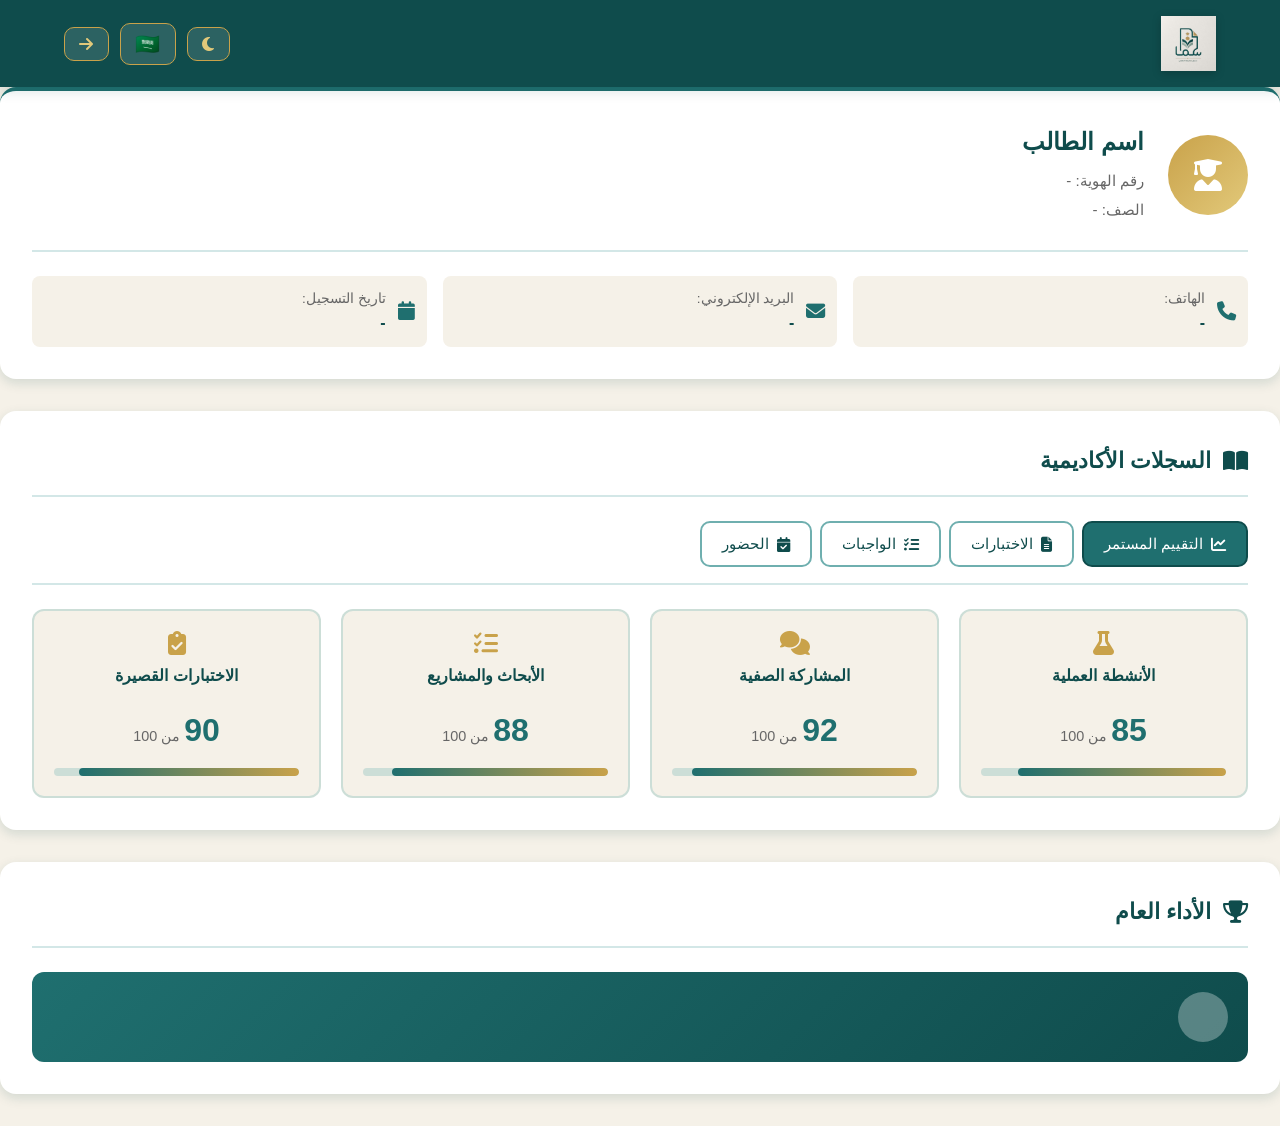
<file: student-record.html>
<!DOCTYPE html>
<html lang="ar" dir="rtl">
<head>
    <meta charset="UTF-8">
    <meta name="viewport" content="width=device-width, initial-scale=1.0">
    <title>سجل الطالب | سما</title>
    <link rel="icon" href="logo.png">
    <link rel="stylesheet" href="styles.css">
    <link rel="stylesheet" href="https://cdnjs.cloudflare.com/ajax/libs/font-awesome/6.4.0/css/all.min.css">
    <style>
        /* Student Profile Card */
        .student-profile-card {
            background: var(--card-bg, #fff);
            border-radius: 16px;
            padding: 2rem;
            margin-bottom: 2rem;
            box-shadow: 0 4px 12px var(--shadow);
            border-top: 4px solid var(--primary-mid, #1F6F6F);
        }
        
        .profile-header {
            display: flex;
            align-items: center;
            gap: 1.5rem;
            padding-bottom: 1.5rem;
            border-bottom: 2px solid var(--border-color, #e0e0e0);
            margin-bottom: 1.5rem;
        }
        
        .profile-avatar {
            width: 80px;
            height: 80px;
            background: linear-gradient(135deg, var(--gold), var(--gold-light));
            border-radius: 50%;
            display: flex;
            align-items: center;
            justify-content: center;
            color: #fff;
            font-size: 2rem;
        }
        
        .profile-info h2 {
            margin: 0 0 0.5rem 0;
            color: var(--primary-dark);
            font-size: 1.5rem;
        }
        
        .profile-info p {
            margin: 0.25rem 0;
            color: var(--text-light, #666);
            font-size: 0.95rem;
        }
        
        .profile-details {
            display: grid;
            grid-template-columns: repeat(auto-fit, minmax(200px, 1fr));
            gap: 1rem;
        }
        
        .detail-item {
            display: flex;
            align-items: center;
            gap: 0.75rem;
            padding: 0.75rem;
            background: var(--bg, #f9f9f9);
            border-radius: 8px;
        }
        
        .detail-item i {
            color: var(--primary-mid);
            font-size: 1.2rem;
        }
        
        .detail-item .label {
            display: block;
            font-size: 0.85rem;
            color: var(--text-light, #666);
        }
        
        .detail-item .value {
            font-weight: 600;
            color: var(--text, #333);
        }
        
        /* Records Section */
        .records-section {
            background: var(--card-bg, #fff);
            border-radius: 16px;
            padding: 2rem;
            margin-bottom: 2rem;
            box-shadow: 0 4px 12px var(--shadow);
        }
        
        .section-title {
            display: flex;
            align-items: center;
            gap: 0.75rem;
            color: var(--primary-dark);
            margin-bottom: 1.5rem;
            font-size: 1.4rem;
            padding-bottom: 1rem;
            border-bottom: 2px solid var(--border-color, #e0e0e0);
        }
        
        /* Tabs */
        .records-tabs {
            display: flex;
            gap: 0.5rem;
            margin-bottom: 1.5rem;
            flex-wrap: wrap;
            border-bottom: 2px solid var(--border-color, #e0e0e0);
            padding-bottom: 1rem;
        }
        
        .tab-btn {
            padding: 0.75rem 1.25rem;
            background: transparent;
            border: 2px solid var(--primary-light);
            border-radius: 10px;
            color: var(--primary-dark);
            font-family: 'Tajawal', sans-serif;
            font-size: 0.95rem;
            cursor: pointer;
            transition: all 0.3s;
            display: flex;
            align-items: center;
            gap: 0.5rem;
        }
        
        .tab-btn:hover,
        .tab-btn.active {
            background: var(--primary-mid);
            color: #fff;
            border-color: var(--primary-dark);
        }
        
        .tab-content {
            display: none;
        }
        
        .tab-content.active {
            display: block;
            animation: fadeIn 0.3s ease;
        }
        
        @keyframes fadeIn {
            from { opacity: 0; transform: translateY(10px); }
            to { opacity: 1; transform: translateY(0); }
        }
        
        /* Records Grid */
        .records-grid {
            display: grid;
            grid-template-columns: repeat(auto-fit, minmax(220px, 1fr));
            gap: 1.25rem;
        }
        
        .record-card {
            background: var(--bg, #f9f9f9);
            border-radius: 12px;
            padding: 1.25rem;
            text-align: center;
            border: 2px solid var(--border-color, #e0e0e0);
            transition: transform 0.3s;
        }
        
        .record-card:hover {
            transform: translateY(-3px);
            border-color: var(--primary-mid);
        }
        
        .record-header {
            display: flex;
            flex-direction: column;
            align-items: center;
            gap: 0.5rem;
            margin-bottom: 1rem;
            color: var(--primary-dark);
        }
        
        .record-header i {
            font-size: 1.5rem;
            color: var(--gold);
        }
        
        .record-header h4 {
            margin: 0;
            font-size: 1rem;
        }
        
        .grade-display {
            display: flex;
            align-items: baseline;
            justify-content: center;
            gap: 0.25rem;
            margin-bottom: 0.75rem;
        }
        
        .grade {
            font-size: 2rem;
            font-weight: 700;
            color: var(--primary-mid);
        }
        
        .grade-label {
            font-size: 0.9rem;
            color: var(--text-light, #666);
        }
        
        .progress-bar {
            height: 8px;
            background: var(--border-color, #e0e0e0);
            border-radius: 4px;
            overflow: hidden;
        }
        
        .progress {
            height: 100%;
            background: linear-gradient(90deg, var(--primary-mid), var(--gold));
            border-radius: 4px;
            transition: width 0.5s ease;
        }
        
        /* Exams Table */
        .exams-table table {
            width: 100%;
            border-collapse: collapse;
        }
        
        .exams-table th,
        .exams-table td {
            padding: 1rem;
            text-align: center;
            border-bottom: 1px solid var(--border-color, #e0e0e0);
        }
        
        .exams-table th {
            background: var(--primary-mid);
            color: #fff;
            font-weight: 600;
        }
        
        .badge {
            padding: 0.35rem 0.75rem;
            border-radius: 20px;
            font-size: 0.85rem;
            font-weight: 600;
        }
        
        .badge.excellent {
            background: #27ae60;
            color: #fff;
        }
        
        .badge.good {
            background: #3498db;
            color: #fff;
        }
        
        .badge.average {
            background: #f39c12;
            color: #fff;
        }
        
        /* Homework List */
        .homework-list {
            display: flex;
            flex-direction: column;
            gap: 1rem;
        }
        
        .homework-item {
            display: flex;
            align-items: center;
            gap: 1rem;
            padding: 1rem;
            background: var(--bg, #f9f9f9);
            border-radius: 10px;
            border-right: 4px solid var(--primary-light);
        }
        
        .homework-icon {
            width: 40px;
            height: 40px;
            background: var(--primary-mid);
            border-radius: 50%;
            display: flex;
            align-items: center;
            justify-content: center;
            color: #fff;
        }
        
        .homework-info {
            flex: 1;
        }
        
        .homework-info h5 {
            margin: 0 0 0.25rem 0;
            color: var(--primary-dark);
        }
        
        .homework-info p {
            margin: 0;
            font-size: 0.85rem;
            color: var(--text-light, #666);
        }
        
        .homework-status {
            display: flex;
            flex-direction: column;
            align-items: flex-end;
            gap: 0.25rem;
        }
        
        .status-badge {
            padding: 0.25rem 0.75rem;
            border-radius: 15px;
            font-size: 0.8rem;
            font-weight: 600;
        }
        
        .status-badge.completed {
            background: #27ae60;
            color: #fff;
        }
        
        .status-badge.pending {
            background: #f39c12;
            color: #fff;
        }
        
        .grade-small {
            font-size: 0.9rem;
            font-weight: 600;
            color: var(--primary-mid);
        }
        
        /* Attendance */
        .attendance-summary {
            display: grid;
            grid-template-columns: repeat(auto-fit, minmax(150px, 1fr));
            gap: 1rem;
            margin-bottom: 2rem;
        }
        
        .attendance-card {
            background: var(--bg, #f9f9f9);
            border-radius: 12px;
            padding: 1.25rem;
            text-align: center;
            display: flex;
            flex-direction: column;
            align-items: center;
            gap: 0.5rem;
        }
        
        .attendance-card i {
            font-size: 1.5rem;
            color: var(--gold);
        }
        
        .attendance-info h4 {
            margin: 0;
            font-size: 0.95rem;
            color: var(--text-light, #666);
        }
        
        .attendance-number {
            font-size: 1.75rem;
            font-weight: 700;
            color: var(--primary-dark);
        }
        
        .attendance-label {
            font-size: 0.85rem;
            color: var(--text-light, #666);
        }
        
        .monthly-attendance {
            display: grid;
            grid-template-columns: repeat(auto-fit, minmax(100px, 1fr));
            gap: 1rem;
        }
        
        .month-bar {
            display: flex;
            flex-direction: column;
            align-items: center;
            gap: 0.5rem;
        }
        
        .month-name {
            font-size: 0.85rem;
            color: var(--text-light, #666);
        }
        
        .bar-container {
            width: 40px;
            height: 100px;
            background: var(--border-color, #e0e0e0);
            border-radius: 4px;
            position: relative;
            overflow: hidden;
            display: flex;
            flex-direction: column-reverse;
        }
        
        .bar-fill {
            width: 100%;
            transition: height 0.5s ease;
        }
        
        .bar-fill.present {
            background: var(--primary-mid);
        }
        
        .bar-fill.absent {
            background: #e74c3c;
        }
        
        .month-value {
            font-size: 0.85rem;
            font-weight: 600;
            color: var(--primary-dark);
        }
        
        /* Overall Performance */
        .overall-performance {
            background: var(--card-bg, #fff);
            border-radius: 16px;
            padding: 2rem;
            margin-bottom: 2rem;
            box-shadow: 0 4px 12px var(--shadow);
        }
        
        .performance-cards {
            display: grid;
            grid-template-columns: repeat(auto-fit, minmax(200px, 1fr));
            gap: 1.25rem;
        }
        
        .performance-card {
            background: var(--bg, #f9f9f9);
            border-radius: 12px;
            padding: 1.25rem;
            display: flex;
            align-items: center;
            gap: 1rem;
            border: 2px solid var(--border-color, #e0e0e0);
        }
        
        .performance-card.main {
            grid-column: 1 / -1;
            background: linear-gradient(135deg, var(--primary-mid), var(--primary-dark));
            color: #fff;
            border: none;
        }
        
        .performance-icon {
            width: 50px;
            height: 50px;
            background: rgba(255,255,255,0.2);
            border-radius: 50%;
            display: flex;
            align-items: center;
            justify-content: center;
            font-size: 1.25rem;
        }
        
        .performance-card.main .performance-icon {
            background: rgba(255,255,255,0.3);
        }
        
        .performance-info h4 {
            margin: 0 0 0.25rem 0;
            font-size: 1rem;
        }
        
        .performance-grade {
            font-size: 1.5rem;
            font-weight: 700;
            margin: 0;
        }
        
        .performance-label {
            font-size: 0.85rem;
            opacity: 0.9;
            margin: 0;
        }
        
        /* Actions */
        .student-actions {
            display: flex;
            gap: 1rem;
            flex-wrap: wrap;
            justify-content: center;
            margin-top: 2rem;
        }
        
        .btn {
            padding: 0.85rem 1.5rem;
            border: none;
            border-radius: 10px;
            font-family: 'Tajawal', sans-serif;
            font-size: 1rem;
            cursor: pointer;
            transition: all 0.3s;
            display: inline-flex;
            align-items: center;
            gap: 0.5rem;
        }
        
        .btn-primary {
            background: linear-gradient(135deg, var(--primary-mid), var(--primary-dark));
            color: #fff;
        }
        
        .btn-secondary {
            background: var(--primary-light);
            color: #fff;
        }
        
        .btn-success {
            background: #27ae60;
            color: #fff;
        }
        
        .btn:hover {
            transform: translateY(-2px);
            box-shadow: 0 4px 12px var(--shadow);
        }
        
        /* Responsive */
        @media (max-width: 768px) {
            .profile-header {
                flex-direction: column;
                text-align: center;
            }
            
            .records-tabs {
                justify-content: center;
            }
            
            .tab-btn {
                font-size: 0.85rem;
                padding: 0.6rem 1rem;
            }
            
            .student-actions {
                flex-direction: column;
            }
            
            .btn {
                width: 100%;
                justify-content: center;
            }
        }
    </style>
</head>
<body>
    <!-- Header -->
    <header class="main-header">
        <div class="logo-container">
            <img src="logo.png" alt="شعار سما" class="site-logo">
        </div>
        <div class="controls">
            <button id="theme-toggle" class="control-btn">
                <i class="fas fa-moon"></i>
            </button>
            <button id="lang-toggle" class="control-btn" style="font-size: 20px;">🇸🇦</button>
            <a href="students.html" class="control-btn">
                <i class="fas fa-arrow-right"></i>
            </a>
        </div>
    </header>

    <!-- Main Content -->
    <main class="main-content">
        <div class="container">
            <!-- Student Profile Card -->
            <div class="student-profile-card">
                <div class="profile-header">
                    <div class="profile-avatar">
                        <i class="fas fa-user-graduate"></i>
                    </div>
                    <div class="profile-info">
                        <h2 id="studentName">اسم الطالب</h2>
                        <p class="student-id"><span id="lbl-id">رقم الهوية:</span> <span id="studentId">-</span></p>
                        <p class="student-class"><span id="lbl-class">الصف:</span> <span id="studentClass">-</span></p>
                    </div>
                </div>
                
                <div class="profile-details">
                    <div class="detail-item">
                        <i class="fas fa-phone"></i>
                        <div>
                            <span class="label" id="lbl-phone">الهاتف:</span>
                            <span class="value" id="studentPhone">-</span>
                        </div>
                    </div>
                    <div class="detail-item">
                        <i class="fas fa-envelope"></i>
                        <div>
                            <span class="label" id="lbl-email">البريد الإلكتروني:</span>
                            <span class="value" id="studentEmail">-</span>
                        </div>
                    </div>
                    <div class="detail-item">
                        <i class="fas fa-calendar"></i>
                        <div>
                            <span class="label" id="lbl-regdate">تاريخ التسجيل:</span>
                            <span class="value" id="studentRegDate">-</span>
                        </div>
                    </div>
                </div>
            </div>

            <!-- Academic Records Section -->
            <div class="records-section">
                <h3 class="section-title">
                    <i class="fas fa-book-open"></i>
                    <span id="txt-records">السجلات الأكاديمية</span>
                </h3>

                <!-- Tabs -->
                <div class="records-tabs">
                    <button class="tab-btn active" onclick="showTab('continuous')">
                        <i class="fas fa-chart-line"></i>
                        <span id="tab-continuous">التقييم المستمر</span>
                    </button>
                    <button class="tab-btn" onclick="showTab('exams')">
                        <i class="fas fa-file-alt"></i>
                        <span id="tab-exams">الاختبارات</span>
                    </button>
                    <button class="tab-btn" onclick="showTab('homework')">
                        <i class="fas fa-tasks"></i>
                        <span id="tab-homework">الواجبات</span>
                    </button>
                    <button class="tab-btn" onclick="showTab('attendance')">
                        <i class="fas fa-calendar-check"></i>
                        <span id="tab-attendance">الحضور</span>
                    </button>
                </div>

                <!-- Tab: Continuous Assessment -->
                <div id="continuous" class="tab-content active">
                    <div class="records-grid">
                        <div class="record-card">
                            <div class="record-header">
                                <i class="fas fa-flask"></i>
                                <h4 id="rec-activities">الأنشطة العملية</h4>
                            </div>
                            <div class="record-body">
                                <div class="grade-display">
                                    <span class="grade">85</span>
                                    <span class="grade-label" id="lbl-outof">من 100</span>
                                </div>
                                <div class="progress-bar">
                                    <div class="progress" style="width: 85%"></div>
                                </div>
                            </div>
                        </div>

                        <div class="record-card">
                            <div class="record-header">
                                <i class="fas fa-comments"></i>
                                <h4 id="rec-participation">المشاركة الصفية</h4>
                            </div>
                            <div class="record-body">
                                <div class="grade-display">
                                    <span class="grade">92</span>
                                    <span class="grade-label" id="lbl-outof2">من 100</span>
                                </div>
                                <div class="progress-bar">
                                    <div class="progress" style="width: 92%"></div>
                                </div>
                            </div>
                        </div>

                        <div class="record-card">
                            <div class="record-header">
                                <i class="fas fa-tasks"></i>
                                <h4 id="rec-projects">الأبحاث والمشاريع</h4>
                            </div>
                            <div class="record-body">
                                <div class="grade-display">
                                    <span class="grade">88</span>
                                    <span class="grade-label" id="lbl-outof3">من 100</span>
                                </div>
                                <div class="progress-bar">
                                    <div class="progress" style="width: 88%"></div>
                                </div>
                            </div>
                        </div>

                        <div class="record-card">
                            <div class="record-header">
                                <i class="fas fa-clipboard-check"></i>
                                <h4 id="rec-quizzes">الاختبارات القصيرة</h4>
                            </div>
                            <div class="record-body">
                                <div class="grade-display">
                                    <span class="grade">90</span>
                                    <span class="grade-label" id="lbl-outof4">من 100</span>
                                </div>
                                <div class="progress-bar">
                                    <div class="progress" style="width: 90%"></div>
                                </div>
                            </div>
                        </div>
                    </div>
                </div>

                <!-- Tab: Exams -->
                <div id="exams" class="tab-content">
                    <div class="exams-table">
                        <table>
                            <thead>
                                <tr>
                                    <th id="th-exam">الاختبار</th>
                                    <th id="th-date">التاريخ</th>
                                    <th id="th-score">الدرجة</th>
                                    <th id="th-from">من</th>
                                    <th id="th-percent">النسبة</th>
                                    <th id="th-grade">التقدير</th>
                                </tr>
                            </thead>
                            <tbody>
                                <tr>
                                    <td id="exam1-name">الاختبار الفصلي الأول</td>
                                    <td>15/10/2025</td>
                                    <td>45</td>
                                    <td>50</td>
                                    <td>90%</td>
                                    <td><span class="badge excellent" id="grade1">ممتاز</span></td>
                                </tr>
                                <tr>
                                    <td id="exam2-name">الاختبار الفصلي الثاني</td>
                                    <td>20/12/2025</td>
                                    <td>47</td>
                                    <td>50</td>
                                    <td>94%</td>
                                    <td><span class="badge excellent" id="grade2">ممتاز</span></td>
                                </tr>
                                <tr>
                                    <td id="exam3-name">الاختبار النهائي</td>
                                    <td>15/03/2026</td>
                                    <td>92</td>
                                    <td>100</td>
                                    <td>92%</td>
                                    <td><span class="badge excellent" id="grade3">ممتاز</span></td>
                                </tr>
                            </tbody>
                        </table>
                    </div>
                </div>

                <!-- Tab: Homework -->
                <div id="homework" class="tab-content">
                    <div class="homework-list">
                        <div class="homework-item">
                            <div class="homework-icon">
                                <i class="fas fa-check-circle"></i>
                            </div>
                            <div class="homework-info">
                                <h5 id="hw1-title">حل تمارين الصفحة 45</h5>
                                <p id="hw1-due"><span id="lbl-due">تاريخ التسليم:</span> 10/01/2026</p>
                            </div>
                            <div class="homework-status">
                                <span class="status-badge completed" id="status1">تم التسليم</span>
                                <span class="grade-small">95/100</span>
                            </div>
                        </div>

                        <div class="homework-item">
                            <div class="homework-icon">
                                <i class="fas fa-check-circle"></i>
                            </div>
                            <div class="homework-info">
                                <h5 id="hw2-title">بحث عن الطاقة المتجددة</h5>
                                <p id="hw2-due"><span id="lbl-due2">تاريخ التسليم:</span> 25/01/2026</p>
                            </div>
                            <div class="homework-status">
                                <span class="status-badge completed" id="status2">تم التسليم</span>
                                <span class="grade-small">88/100</span>
                            </div>
                        </div>

                        <div class="homework-item">
                            <div class="homework-icon">
                                <i class="fas fa-clock"></i>
                            </div>
                            <div class="homework-info">
                                <h5 id="hw3-title">تحضير درس الكهرباء</h5>
                                <p id="hw3-due"><span id="lbl-due3">تاريخ التسليم:</span> 05/05/2026</p>
                            </div>
                            <div class="homework-status">
                                <span class="status-badge pending" id="status3">قيد الانتظار</span>
                                <span class="grade-small">-</span>
                            </div>
                        </div>
                    </div>
                </div>

                <!-- Tab: Attendance -->
                <div id="attendance" class="tab-content">
                    <div class="attendance-summary">
                        <div class="attendance-card">
                            <i class="fas fa-check-circle"></i>
                            <div class="attendance-info">
                                <h4 id="lbl-present">الحضور</h4>
                                <p class="attendance-number">165</p>
                                <p class="attendance-label" id="lbl-days">يوم</p>
                            </div>
                        </div>

                        <div class="attendance-card">
                            <i class="fas fa-times-circle"></i>
                            <div class="attendance-info">
                                <h4 id="lbl-absent">الغياب</h4>
                                <p class="attendance-number">5</p>
                                <p class="attendance-label" id="lbl-days2">يوم</p>
                            </div>
                        </div>

                        <div class="attendance-card">
                            <i class="fas fa-percentage"></i>
                            <div class="attendance-info">
                                <h4 id="lbl-rate">نسبة الحضور</h4>
                                <p class="attendance-number">97%</p>
                                <p class="attendance-label" id="lbl-excellent">ممتاز</p>
                            </div>
                        </div>
                    </div>

                    <div class="attendance-chart">
                        <h4 id="lbl-monthly">سجل الحضور الشهري</h4>
                        <div class="monthly-attendance">
                            <div class="month-bar">
                                <span class="month-name" id="month1">يناير</span>
                                <div class="bar-container">
                                    <div class="bar-fill present" style="height: 95%"></div>
                                    <div class="bar-fill absent" style="height: 5%"></div>
                                </div>
                                <span class="month-value">19/20</span>
                            </div>
                            <div class="month-bar">
                                <span class="month-name" id="month2">فبراير</span>
                                <div class="bar-container">
                                    <div class="bar-fill present" style="height: 100%"></div>
                                </div>
                                <span class="month-value">20/20</span>
                            </div>
                            <div class="month-bar">
                                <span class="month-name" id="month3">مارس</span>
                                <div class="bar-container">
                                    <div class="bar-fill present" style="height: 90%"></div>
                                    <div class="bar-fill absent" style="height: 10%"></div>
                                </div>
                                <span class="month-value">18/20</span>
                            </div>
                            <div class="month-bar">
                                <span class="month-name" id="month4">أبريل</span>
                                <div class="bar-container">
                                    <div class="bar-fill present" style="height: 95%"></div>
                                    <div class="bar-fill absent" style="height: 5%"></div>
                                </div>
                                <span class="month-value">19/20</span>
                            </div>
                        </div>
                    </div>
                </div>
            </div>

            <!-- Overall Performance -->
            <div class="overall-performance">
                <h3 class="section-title">
                    <i class="fas fa-trophy"></i>
                    <span id="txt-performance">الأداء العام</span>
                </h3>
                <div class="performance-cards">
                    <div class="performance-card main">
                        <div class="performance-icon">
                            <i class="fas
</file>
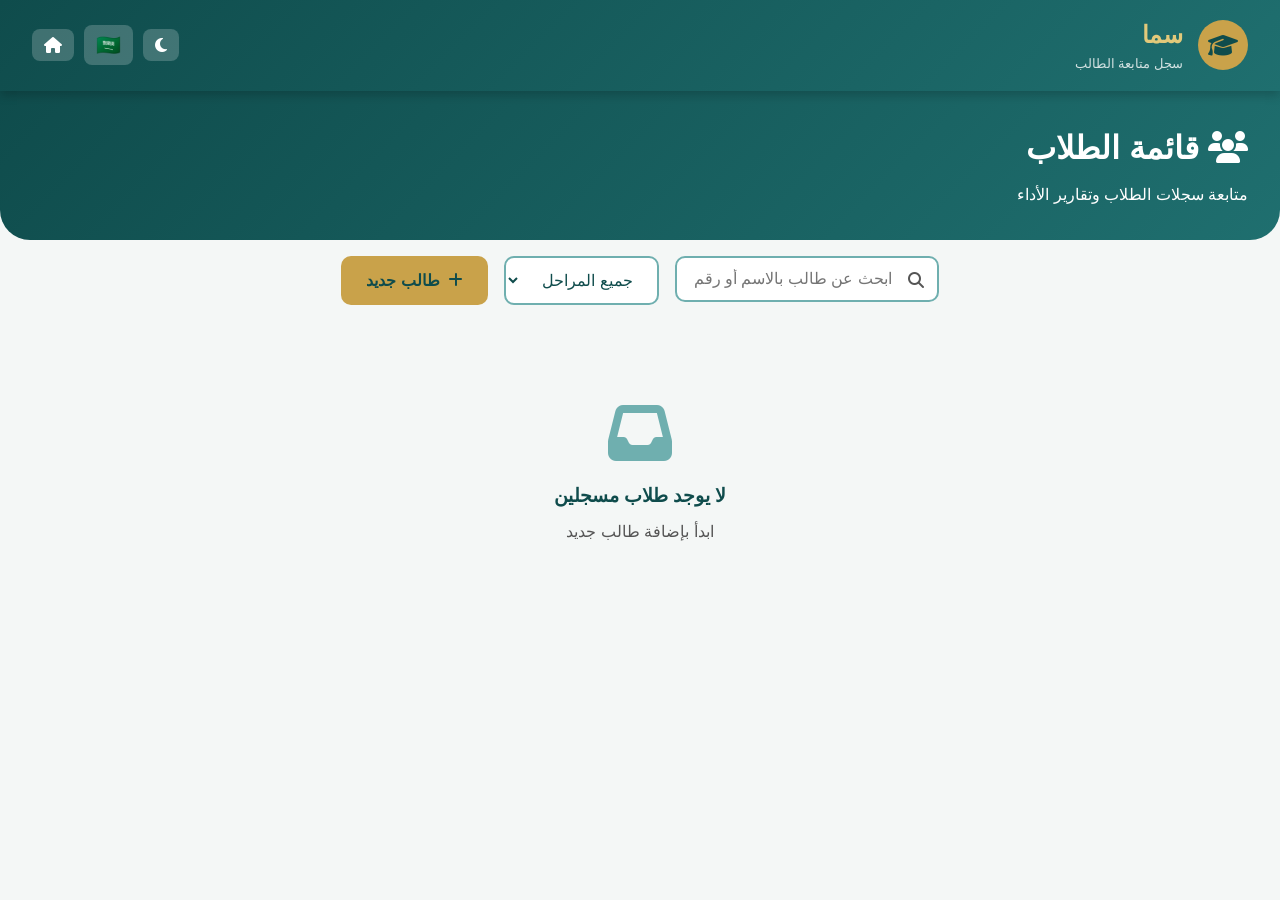
<file: students.html>
<!DOCTYPE html>
<html lang="ar" dir="rtl">
<head>
    <meta charset="UTF-8">
    <meta name="viewport" content="width=device-width, initial-scale=1.0">
    <title>سما | سجلات الطلاب</title>
    <link rel="icon" href="logo.png">
    <link rel="stylesheet" href="https://cdnjs.cloudflare.com/ajax/libs/font-awesome/6.4.0/css/all.min.css">
    <link rel="stylesheet" href="styles.css">
    <style>
        :root {
            --dark-green: #0F4C4C;
            --med-green: #1F6F6F;
            --light-green: #6FAFAF;
            --gold: #C9A24A;
            --light-gold: #E2C97A;
            --bg-color: #f4f7f6;
            --card-bg: #ffffff;
            --text-main: #0F4C4C;
            --text-sec: #555;
            --shadow: 0 4px 15px rgba(15, 76, 76, 0.1);
        }

        body.dark-mode {
            --bg-color: #1a1a1a;
            --card-bg: #2d2d2d;
            --text-main: #E2C97A;
            --text-sec: #ccc;
            --shadow: 0 4px 15px rgba(0, 0, 0, 0.5);
        }

        * { margin: 0; padding: 0; box-sizing: border-box; font-family: 'Segoe UI', Tahoma, Geneva, Verdana, sans-serif; }

        body {
            background-color: var(--bg-color);
            color: var(--text-main);
            transition: 0.3s;
        }

        /* الهيدر الرئيسي */
        .main-header {
            background: linear-gradient(135deg, var(--dark-green), var(--med-green));
            color: white;
            padding: 1rem 2rem;
            display: flex;
            justify-content: space-between;
            align-items: center;
            box-shadow: 0 4px 10px rgba(0,0,0,0.2);
        }

        .logo-container { display: flex; align-items: center; gap: 15px; }
        .logo-circle {
            width: 50px; height: 50px;
            background: var(--gold);
            border-radius: 50%;
            display: flex; justify-content: center; align-items: center;
            font-size: 1.5rem; color: var(--dark-green);
        }
        .site-name { font-size: 1.5rem; font-weight: bold; color: var(--light-gold); }
        .site-subtitle { font-size: 0.8rem; color: rgba(255,255,255,0.8); }

        .controls { display: flex; gap: 10px; }
        .control-btn {
            background: rgba(255,255,255,0.2);
            border: none; color: white;
            padding: 8px 12px; border-radius: 8px;
            cursor: pointer; font-size: 1rem;
            transition: 0.3s;
        }
        .control-btn:hover { background: var(--gold); color: var(--dark-green); }

        /* رأس الصفحة */
        .page-header {
            background: linear-gradient(135deg, var(--dark-green), var(--med-green));
            color: white;
            padding: 2rem;
            margin-bottom: 2rem;
            border-radius: 0 0 30px 30px;
        }
        .page-header h1 {
            font-size: 2rem;
            margin-bottom: 0.5rem;
        }

        /* شريط التحكم */
        .controls-bar {
            max-width: 1200px;
            margin: -1rem auto 2rem;
            padding: 0 2rem;
            display: flex;
            gap: 1rem;
            flex-wrap: wrap;
        }
        .search-box {
            flex: 1;
            min-width: 250px;
            position: relative;
        }
        .search-box input {
            width: 100%;
            padding: 12px 45px 12px 15px;
            border: 2px solid var(--light-green);
            border-radius: 10px;
            background: var(--card-bg);
            color: var(--text-main);
            font-size: 1rem;
            transition: 0.3s;
        }
        .search-box input:focus {
            outline: none;
            border-color: var(--gold);
            box-shadow: 0 0 0 4px rgba(201, 162, 74, 0.15);
        }
        .search-box i {
            position: absolute;
            right: 15px;
            top: 50%;
            transform: translateY(-50%);
            color: var(--text-sec);
        }
        .filter-select {
            padding: 12px 20px;
            border: 2px solid var(--light-green);
            border-radius: 10px;
            background: var(--card-bg);
            color: var(--text-main);
            font-size: 1rem;
            cursor: pointer;
            min-width: 150px;
        }
        .add-btn {
            padding: 12px 25px;
            background: var(--gold);
            color: var(--dark-green);
            border: none;
            border-radius: 10px;
            font-size: 1rem;
            font-weight: bold;
            cursor: pointer;
            transition: 0.3s;
            display: flex;
            align-items: center;
            gap: 0.5rem;
            text-decoration: none;
        }
        .add-btn:hover {
            background: var(--light-gold);
            transform: translateY(-2px);
            box-shadow: 0 4px 12px rgba(201, 162, 74, 0.4);
        }

        /* شبكة الطلاب */
        .students-container {
            max-width: 1200px;
            margin: 0 auto;
            padding: 0 2rem 2rem;
        }
        .students-grid {
            display: grid;
            grid-template-columns: repeat(auto-fill, minmax(300px, 1fr));
            gap: 1.5rem;
        }
        .student-card {
            background: var(--card-bg);
            border-radius: 15px;
            padding: 1.5rem;
            box-shadow: var(--shadow);
            cursor: pointer;
            transition: all 0.3s ease;
            border-right: 5px solid var(--light-green);
            position: relative;
            overflow: hidden;
        }
        .student-card::before {
            content: '';
            position: absolute;
            top: 0;
            right: 0;
            width: 100%;
            height: 5px;
            background: linear-gradient(90deg, var(--gold), var(--light-gold));
            transform: scaleX(0);
            transform-origin: right;
            transition: transform 0.3s ease;
        }
        .student-card:hover {
            transform: translateY(-5px);
            box-shadow: 0 10px 30px rgba(15, 76, 76, 0.2);
            border-right-color: var(--gold);
        }
        .student-card:hover::before {
            transform: scaleX(1);
        }
        .student-header {
            display: flex;
            align-items: center;
            gap: 1rem;
            margin-bottom: 1rem;
        }
        .student-avatar {
            width: 60px;
            height: 60px;
            border-radius: 50%;
            background: linear-gradient(135deg, var(--light-green), var(--med-green));
            display: flex;
            align-items: center;
            justify-content: center;
            font-size: 1.8rem;
            color: white;
            font-weight: bold;
        }
        .student-info h3 {
            color: var(--text-main);
            font-size: 1.2rem;
            margin-bottom: 0.3rem;
        }
        .student-info p {
            color: var(--text-sec);
            font-size: 0.9rem;
        }
        .student-details {
            display: grid;
            grid-template-columns: 1fr 1fr;
            gap: 0.8rem;
            margin-top: 1rem;
            padding-top: 1rem;
            border-top: 1px solid var(--light-green);
        }
        .detail-item {
            display: flex;
            align-items: center;
            gap: 0.5rem;
            font-size: 0.9rem;
            color: var(--text-sec);
        }
        .detail-item i {
            color: var(--gold);
            width: 20px;
        }
        .student-stats {
            display: flex;
            gap: 1rem;
            margin-top: 1rem;
            padding-top: 1rem;
            border-top: 1px solid var(--light-green);
        }
        .stat-badge {
            flex: 1;
            text-align: center;
            padding: 0.5rem;
            background: var(--bg-color);
            border-radius: 8px;
        }
        .stat-badge .number {
            display: block;
            font-size: 1.3rem;
            font-weight: bold;
            color: var(--med-green);
        }
        body.dark-mode .stat-badge .number {
            color: var(--gold);
        }
        .stat-badge .label {
            font-size: 0.8rem;
            color: var(--text-sec);
        }

        /* النافذة المنبثقة */
        .modal {
            position: fixed;
            top: 0;
            left: 0;
            width: 100%;
            height: 100%;
            background: rgba(0,0,0,0.6);
            display: flex;
            justify-content: center;
            align-items: center;
            z-index: 1000;
            padding: 1rem;
        }
        .hidden { display: none; }
        .modal-content-large {
            background: var(--card-bg);
            border-radius: 15px;
            width: 100%;
            max-width: 900px;
            max-height: 90vh;
            overflow-y: auto;
            position: relative;
            animation: slideIn 0.3s ease;
        }
        @keyframes slideIn {
            from { opacity: 0; transform: translateY(-30px); }
            to { opacity: 1; transform: translateY(0); }
        }
        .close-modal {
            position: absolute;
            top: 15px;
            left: 15px;
            font-size: 2rem;
            cursor: pointer;
            color: var(--text-sec);
            width: 40px;
            height: 40px;
            display: flex;
            align-items: center;
            justify-content: center;
            border-radius: 50%;
            transition: 0.3s;
            z-index: 10;
        }
        .close-modal:hover {
            background: rgba(0,0,0,0.1);
            color: var(--dark-green);
        }

        .student-profile-header {
            background: linear-gradient(135deg, var(--dark-green), var(--med-green));
            color: white;
            padding: 3rem 2rem 2rem;
            border-radius: 15px 15px 0 0;
            display: flex;
            align-items: center;
            gap: 2rem;
        }
        .student-profile-avatar {
            width: 100px;
            height: 100px;
            border-radius: 50%;
            background: var(--gold);
            display: flex;
            align-items: center;
            justify-content: center;
            font-size: 3rem;
            color: var(--dark-green);
            font-weight: bold;
            border: 5px solid white;
            flex-shrink: 0;
        }
        .student-profile-info h2 {
            font-size: 2rem;
            margin-bottom: 0.5rem;
        }
        .student-profile-info p {
            opacity: 0.9;
            margin: 0.3rem 0;
        }

        .records-section {
            padding: 2rem;
        }
        .section-title {
            color: var(--text-main);
            font-size: 1.3rem;
            margin-bottom: 1.5rem;
            display: flex;
            align-items: center;
            gap: 0.5rem;
            padding-bottom: 0.5rem;
            border-bottom: 3px solid var(--light-green);
        }
        body.dark-mode .section-title {
            color: var(--gold);
        }

        .skills-container {
            margin-bottom: 2rem;
        }
        .skill-category {
            background: var(--bg-color);
            padding: 1.5rem;
            border-radius: 10px;
            margin-bottom: 1rem;
            border-right: 4px solid var(--gold);
        }
        .skill-category h4 {
            color: var(--text-main);
            margin-bottom: 1rem;
            display: flex;
            align-items: center;
            gap: 0.5rem;
            font-size: 1.1rem;
        }
        .skill-item {
            display: flex;
            justify-content: space-between;
            padding: 0.7rem 0;
            border-bottom: 1px solid var(--light-green);
        }
        .skill-item:last-child {
            border-bottom: none;
        }
        .skill-name {
            color: var(--text-sec);
            font-weight: 500;
        }
        .skill-grade {
            font-weight: bold;
            color: var(--med-green);
            background: rgba(31, 111, 111, 0.1);
            padding: 0.3rem 0.8rem;
            border-radius: 20px;
        }
        body.dark-mode .skill-grade {
            color: var(--gold);
            background: rgba(201, 162, 74, 0.2);
        }

        .info-card {
            background: var(--bg-color);
            padding: 1.5rem;
            border-radius: 10px;
            margin-bottom: 1rem;
        }
        .info-row {
            display: flex;
            justify-content: space-between;
            padding: 0.7rem 0;
            border-bottom: 1px solid var(--light-green);
        }
        .info-row:last-child {
            border-bottom: none;
        }
        .info-label {
            color: var(--text-sec);
            display: flex;
            align-items: center;
            gap: 0.5rem;
        }
        .info-value {
            font-weight: bold;
            color: var(--text-main);
        }

        .no-students {
            text-align: center;
            padding: 4rem 2rem;
            color: var(--text-sec);
        }
        .no-students i {
            font-size: 4rem;
            color: var(--light-green);
            margin-bottom: 1rem;
        }
        .no-students h3 {
            color: var(--text-main);
            margin-bottom: 0.5rem;
        }

        @media (max-width: 768px) {
            .student-profile-header {
                flex-direction: column;
                text-align: center;
            }
            .student-details {
                grid-template-columns: 1fr;
            }
            .controls-bar {
                flex-direction: column;
            }
            .search-box {
                min-width: 100%;
            }
        }
    </style>
</head>
<body>

    <!-- الهيدر -->
    <header class="main-header">
        <div class="logo-container">
            <div class="logo-circle">
                <i class="fas fa-graduation-cap"></i>
            </div>
            <div class="titles">
                <h1 class="site-name" id="txt-site">سما</h1>
                <p class="site-subtitle" id="txt-subtitle">سجل متابعة الطالب</p>
            </div>
        </div>
        <div class="controls">
            <button id="theme-toggle" class="control-btn" title="تبديل الوضع">
                <i class="fas fa-moon"></i>
            </button>
            <button id="lang-toggle" class="control-btn" style="font-size:20px;" title="تغيير اللغة">🇸🇦</button>
            <a href="index.html" class="control-btn" style="text-decoration: none; display: inline-flex; align-items: center;">
                <i class="fas fa-home"></i>
            </a>
        </div>
    </header>

    <!-- رأس الصفحة -->
    <div class="page-header">
        <h1><i class="fas fa-users"></i> <span id="txt-page-title">قائمة الطلاب</span></h1>
        <p id="txt-page-desc">متابعة سجلات الطلاب وتقارير الأداء</p>
    </div>

    <!-- شريط التحكم -->
    <div class="controls-bar">
        <div class="search-box">
            <i class="fas fa-search"></i>
            <input type="text" id="searchInput" placeholder="ابحث عن طالب بالاسم أو رقم الهوية...">
        </div>
        <select class="filter-select" id="gradeFilter">
            <option value="" id="opt-all">جميع المراحل</option>
            <option value="primary" id="opt-primary">ابتدائي</option>
            <option value="middle" id="opt-middle">متوسط</option>
            <option value="high" id="opt-high">ثانوي</option>
        </select>
        <a href="new-student.html" class="add-btn">
            <i class="fas fa-plus"></i>
            <span id="btn-add">طالب جديد</span>
        </a>
    </div>

    <!-- محتوى الصفحة -->
    <main class="students-container">
        <div id="studentsGrid" class="students-grid"></div>
        
        <div id="noStudents" class="no-students" style="display: none;">
            <i class="fas fa-inbox"></i>
            <h3 id="txt-no-students">لا يوجد طلاب مسجلين</h3>
            <p id="txt-add-first">ابدأ بإضافة طالب جديد</p>
        </div>
    </main>

    <!-- نافذة تفاصيل الطالب -->
    <div id="studentModal" class="modal hidden">
        <div class="modal-content-large">
            <span class="close-modal" onclick="closeStudentModal()">&times;</span>
            <div id="studentModalContent"></div>
        </div>
    </div>

    <script src="script.js"></script>
    <script>
        // ========== نظام الترجمة ==========
        let currentLang = localStorage.getItem('sama-lang') || 'ar';
        
        const translations = {
            ar: {
                site: 'سما',
                subtitle: 'سجل متابعة الطالب',
                pageTitle: 'قائمة الطلاب',
                pageDesc: 'متابعة سجلات الطلاب وتقارير الأداء',
                searchPlaceholder: 'ابحث عن طالب بالاسم أو رقم الهوية...',
                optAll: 'جميع المراحل',
                optPrimary: 'ابتدائي',
                optMiddle: 'متوسط',
                optHigh: 'ثانوي',
                btnAdd: 'طالب جديد',
                txtNoStudents: 'لا يوجد طلاب مسجلين',
                txtAddFirst: 'ابدأ بإضافة طالب جديد',
                lblRecords: 'سجل',
                lblAverage: 'المعدل',
                modalTitle: 'السجلات والمهارات',
                lblParentInfo: 'بيانات ولي الأمر',
                lblParentName: 'الاسم',
                lblParentPhone: 'الجوال',
                lblParentEmail: 'البريد الإلكتروني',
                lblNotes: 'ملاحظات',
                lblNoRecords: 'لا توجد سجلات بعد',
                lblSkills: 'المهارات والتقييمات',
                lblGrade: 'الدرجة',
                lblClass: 'الصف',
                lblId: 'الهوية',
                themeToggle: 'تبديل الوضع',
                langToggle: 'تغيير اللغة'
            },
            en: {
                site: 'Sama',
                subtitle: 'Student Follow-up Record',
                pageTitle: 'Students List',
                pageDesc: 'Track student records and performance reports',
                searchPlaceholder: 'Search by student name or ID...',
                optAll: 'All Levels',
                optPrimary: 'Primary',
                optMiddle: 'Middle',
                optHigh: 'High School',
                btnAdd: 'New Student',
                txtNoStudents: 'No students registered yet',
                txtAddFirst: 'Start by adding a new student',
                lblRecords: 'Records',
                lblAverage: 'Average',
                modalTitle: 'Records & Skills',
                lblParentInfo: 'Parent Information',
                lblParentName: 'Name',
                lblParentPhone: 'Phone',
                lblParentEmail: 'Email',
                lblNotes: 'Notes',
                lblNoRecords: 'No records yet',
                lblSkills: 'Skills & Evaluations',
                lblGrade: 'Grade',
                lblClass: 'Class',
                lblId: 'ID',
                themeToggle: 'Toggle Theme',
                langToggle: 'Change Language'
            },
            tr: {
                site: 'Sama',
                subtitle: 'Öğrenci Takip Kaydı',
                pageTitle: 'Öğrenci Listesi',
                pageDesc: 'Öğrenci kayıtlarını ve performans raporlarını takip edin',
                searchPlaceholder: 'Öğrenci adı veya ID ile ara...',
                optAll: 'Tüm Seviyeler',
                optPrimary: 'İlkokul',
                optMiddle: 'Ortaokul',
                optHigh: 'Lise',
                btnAdd: 'Yeni Öğrenci',
                txtNoStudents: 'Henüz kayıtlı öğrenci yok',
                txtAddFirst: 'Yeni öğrenci ekleyerek başlayın',
                lblRecords: 'Kayıtlar',
                lblAverage: 'Ortalama',
                modalTitle: 'Kayıtlar ve Beceriler',
                lblParentInfo: 'Veli Bilgileri',
                lblParentName: 'Ad',
                lblParentPhone: 'Telefon',
                lblParentEmail: 'E-posta',
                lblNotes: 'Notlar',
                lblNoRecords: 'Henüz kayıt yok',
                lblSkills: 'Beceriler ve Değerlendirmeler',
                lblGrade: 'Not',
                lblClass: 'Sınıf',
                lblId: 'Kimlik',
                themeToggle: 'Temayı Değiştir',
                langToggle: 'Dili Değiştir'
            },
            es: {
                site: 'Sama',
                subtitle: 'Registro de Seguimiento del Estudiante',
                pageTitle: 'Lista de Estudiantes',
                pageDesc: 'Seguimiento de registros e informes de rendimiento',
                searchPlaceholder: 'Buscar por nombre o ID del estudiante...',
                optAll: 'Todos los Niveles',
                optPrimary: 'Primaria',
                optMiddle: 'Secundaria',
                optHigh: 'Preparatoria',
                btnAdd: 'Nuevo Estudiante',
                txtNoStudents: 'No hay estudiantes registrados aún',
                txtAddFirst: 'Comienza agregando un nuevo estudiante',
                lblRecords: 'Registros',
                lblAverage: 'Promedio',
                modalTitle: 'Registros y Habilidades',
                lblParentInfo: 'Información del Padre/Tutor',
                lblParentName: 'Nombre',
                lblParentPhone: 'Teléfono',
                lblParentEmail: 'Correo',
                lblNotes: 'Notas',
                lblNoRecords: 'Sin registros aún',
                lblSkills: 'Habilidades y Evaluaciones',
                lblGrade: 'Calificación',
                lblClass: 'Clase',
                lblId: 'ID',
                themeToggle: 'Cambiar Tema',
                langToggle: 'Cambiar Idioma'
            },
            ko: {
                site: '사마',
                subtitle: '학생기록추적',
                pageTitle: '학생 목록',
                pageDesc: '학생 기록 및 성적 보고서 추적',
                searchPlaceholder: '학생 이름 또는 아이디로 검색...',
                optAll: '모든 학년',
                optPrimary: '초등',
                optMiddle: '중등',
                optHigh: '고등',
                btnAdd: '새 학생',
                txtNoStudents: '아직 등록된 학생이 없습니다',
                txtAddFirst: '새 학생을 추가하여 시작하세요',
                lblRecords: '기록',
                lblAverage: '평균',
                modalTitle: '기록 및 기술',
                lblParentInfo: '학부모 정보',
                lblParentName: '이름',
                lblParentPhone: '전화',
                lblParentEmail: '이메일',
                lblNotes: '메모',
                lblNoRecords: '아직 기록이 없습니다',
                lblSkills: '기술 및 평가',
                lblGrade: '점수',
                lblClass: '학급',
                lblId: '아이디',
                themeToggle: '테마 전환',
                langToggle: '언어 변경'
            },
            ja: {
                site: 'サマ',
                subtitle: '生徒フォローアップ記録',
                pageTitle: '生徒リスト',
                pageDesc: '生徒の記録と成績レポートを追跡',
                searchPlaceholder: '生徒名またはIDで検索...',
                optAll: 'すべての学年',
                optPrimary: '小学',
                optMiddle: '中学',
                optHigh: '高校',
                btnAdd: '新しい生徒',
                txtNoStudents: 'まだ登録されている生徒はいません',
                txtAddFirst: '新しい生徒を追加して開始',
                lblRecords: '記録',
                lblAverage: '平均',
                modalTitle: '記録とスキル',
                lblParentInfo: '保護者情報',
                lblParentName: '名前',
                lblParentPhone: '電話',
                lblParentEmail: 'メール',
                lblNotes: 'メモ',
                lblNoRecords: 'まだ記録がありません',
                lblSkills: 'スキルと評価',
                lblGrade: '成績',
                lblClass: 'クラス',
                lblId: 'ID',
                themeToggle: 'テーマ切替',
                langToggle: '言語変更'
            },
            hi: {
                site: 'समा',
                subtitle: 'छात्र ट्रैकिंग रिकॉर्ड',
                pageTitle: 'छात्र सूची',
                pageDesc: 'छात्र रिकॉर्ड और प्रदर्शन रिपोर्ट ट्रैक करें',
                searchPlaceholder: 'छात्र नाम या आईडी से खोजें...',
                optAll: 'सभी स्तर',
                optPrimary: 'प्राथमिक',
                optMiddle: 'माध्यमिक',
                optHigh: 'उच्च',
                btnAdd: 'नया छात्र',
                txtNoStudents: 'अभी तक कोई छात्र पंजीकृत नहीं',
                txtAddFirst: 'नया छात्र जोड़कर शुरू करें',
                lblRecords: 'रिकॉर्ड',
                lblAverage: 'औसत',
                modalTitle: 'रिकॉर्ड और कौशल',
                lblParentInfo: 'अभिभावक जानकारी',
                lblParentName: 'नाम',
                lblParentPhone: 'फोन',
                lblParentEmail: 'ईमेल',
                lblNotes: 'नोट्स',
                lblNoRecords: 'अभी तक कोई रिकॉर्ड नहीं',
                lblSkills: 'कौशल और मूल्यांकन',
                lblGrade: 'ग्रेड',
                lblClass: 'कक्षा',
                lblId: 'आईडी',
                themeToggle: 'थीम बदलें',
                langToggle: 'भाषा बदलें'
            },
            fil: {
                site: 'Sama',
                subtitle: 'Student Follow-up Record',
                pageTitle: 'Listahan ng mga Mag-aaral',
                pageDesc: 'Subaybayan ang mga record at performance report',
                searchPlaceholder: 'Maghanap sa pangalan o ID ng mag-aaral...',
                optAll: 'Lahat ng Antas',
                optPrimary: 'Elementarya',
                optMiddle: 'Junior High',
                optHigh: 'Senior High',
                btnAdd: 'Bagong Mag-aaral',
                txtNoStudents: 'Walang mga mag-aaral na nakarehistro pa',
                txtAddFirst: 'Magsimula sa pagdagdag ng bagong mag-aaral',
                lblRecords: 'Mga Record',
                lblAverage: 'Average',
                modalTitle: 'Mga Record at Kasanayan',
                lblParentInfo: 'Impormasyon ng Magulang',
                lblParentName: 'Pangalan',
                lblParentPhone: 'Telepono',
                lblParentEmail: 'Email',
                lblNotes: 'Mga Tala',
                lblNoRecords: 'Walang mga record pa',
                lblSkills: 'Mga Kasanayan at Pagsusuri',
                lblGrade: 'Marka',
                lblClass: 'Klase',
                lblId: 'ID',
                themeToggle: 'Baguhin ang Tema',
                langToggle: 'Baguhin ang Wika'
            },
            zh: {
                site: '萨玛',
                subtitle: '学生跟进记录',
                pageTitle: '学生列表',
                pageDesc: '跟踪学生记录和成绩报告',
                searchPlaceholder: '按学生姓名或学号搜索...',
                optAll: '所有年级',
                optPrimary: '小学',
                optMiddle: '初中',
                optHigh: '高中',
                btnAdd: '新学生',
                txtNoStudents: '暂无已注册学生',
                txtAddFirst: '添加新学生开始',
                lblRecords: '记录',
                lblAverage: '平均',
                modalTitle: '记录与技能',
                lblParentInfo: '家长信息',
                lblParentName: '姓名',
                lblParentPhone: '电话',
                lblParentEmail: '邮箱',
                lblNotes: '备注',
                lblNoRecords: '暂无记录',
                lblSkills: '技能与评估',
                lblGrade: '成绩',
                lblClass: '班级',
                lblId: '学号',
                themeToggle: '切换主题',
                langToggle: '更改语言'
            }
        };
        
        const flags = {
            ar: '🇸🇦', en: '🇬🇧', tr: '🇹🇷', es: '🇪🇸',
            ko: '🇰🇷', ja: '🇯🇵', hi: '🇮🇳', fil: '🇵🇭', zh: '🇨🇳'
        };
        
        function applyTranslation(lang) {
            const t = translations[lang];
            if (!t) return;
            
            // تحديث العناصر بالنص
            const textElements = {
                'txt-site': t.site,
                'txt-subtitle': t.subtitle,
                'txt-page-title': t.pageTitle,
                'txt-page-desc': t.pageDesc,
                'opt-all': t.optAll,
                'opt-primary': t.optPrimary,
                'opt-middle': t.optMiddle,
                'opt-high': t.optHigh,
                'btn-add': t.btnAdd,
                'txt-no-students': t.txtNoStudents,
                'txt-add-first': t.txtAddFirst
            };
            
            for (const [id, text] of Object.entries(textElements)) {
                const el = document.getElementById(id);
                if (el) el.textContent = text;
            }
            
            // تحديث الـ placeholders
            const searchInput = document.getElementById('searchInput');
            if (searchInput) searchInput.placeholder = t.searchPlaceholder;
            
            // تحديث أزرار التحكم
            const themeBtn = document.getElementById('theme-toggle');
            const langBtn = document.getElementById('lang-toggle');
            if (themeBtn) themeBtn.title = t.themeToggle;
            if (langBtn) langBtn.title = t.langToggle;
            
            // تحديث الاتجاه
            document.documentElement.dir = (lang === 'ar') ? 'rtl' : 'ltr';
            document.documentElement.lang = lang;
            
            // إعادة عرض الطلاب لتحديث البطاقات
            renderStudents();
        }
        
        // زر اللغة
        const langBtn = document.getElementById('lang-toggle');
        if (langBtn) {
            langBtn.textContent = flags[currentLang] || '🇸🇦';
            
            langBtn.addEventListener('click', function(e) {
                e.preventDefault();
                e.stopPropagation();
                
                const langs = [
                    {code: 'ar', name: 'العربية', flag: '🇸🇦'},
                    {code: 'en', name: 'English', flag: '🇬🇧'},
                    {code: 'tr', name: 'Türkçe', flag: '🇹🇷'},
                    {code: 'es', name: 'Español', flag: '🇪🇸'},
                    {code: 'ko', name: '한국어', flag: '🇰🇷'},
                    {code: 'ja', name: '日本語', flag: '🇯🇵'},
                    {code: 'hi', name: 'हिन्दी', flag: '🇮🇳'},
                    {code: 'fil', name: 'Filipino', flag: '🇵🇭'},
                    {code: 'zh', name: '中文', flag: '🇨🇳'}
                ];
                
                // إزالة القائمة القديمة
                const oldMenu = document.querySelector('.lang-menu');
                if (oldMenu) { oldMenu.remove(); return; }
                
                // إنشاء القائمة الجديدة
                const menu = document.createElement('div');
                menu.className = 'lang-menu';
                menu.style.cssText = 'position:absolute;top:100%;right:0;background:white;border-radius:10px;box-shadow:0 5px 20px rgba(0,0,0,0.3);padding:10px;min-width:180px;z-index:9999;margin-top:5px;border:2px solid #1F6F6F;';
                
                langs.forEach(l => {
                    const btn = document.createElement('button');
                    btn.textContent = l.flag + '  ' + l.name;
                    btn.style.cssText = 'width:100%;padding:10px 15px;margin:3px 0;border:none;background:transparent;border-radius:5px;cursor:pointer;text-align:right;font-family:Tajawal,sans-serif;font-size:14px;transition:all 0.2s;';
                    btn.onmouseover = () => { btn.style.background = '#1F6F6F'; btn.style.color = 'white'; };
                    btn.onmouseout = () => { btn.style.background = 'transparent'; btn.style.color = 'inherit'; };
                    btn.onclick = function(ev) {
                        ev.preventDefault();
                        ev.stopPropagation();
                        currentLang = l.code;
                        localStorage.setItem('sama-lang', currentLang);
                        langBtn.textContent = l.flag;
                        menu.remove();
                        applyTranslation(currentLang);
                    };
                    menu.appendChild(btn);
                });
                
                this.parentElement.style.position = 'relative';
                this.parentElement.appendChild(menu);
            });
            
            // التطبيق الأولي
            setTimeout(() => applyTranslation(currentLang), 200);
        }
        
        // ========== الوظائف الأصلية ==========
        
        let students = JSON.parse(localStorage.getItem('students')) || [];

        function renderStudents(studentsList = students) {
            const grid = document.getElementById('studentsGrid');
            const noStudents = document.getElementById('noStudents');
            const t = translations[currentLang];
            
            if (studentsList.length === 0) {
                grid.innerHTML = '';
                noStudents.style.display = 'block';
                return;
            }
            
            noStudents.style.display = 'none';
            grid.innerHTML = studentsList.map((student, index) => {
                const initials = student.studentName.split(' ').map(n => n[0]).join('').substring(0, 2);
                const gradeText = {
                    'primary': t.optPrimary,
                    'middle': t.optMiddle,
                    'high': t.optHigh
                }[student.gradeLevel] || student.gradeLevel;
                
                const totalRecords = student.records?.skills?.length || 0;
                const avgGrade = student.records?.skills?.length ? 
                    (student.records.skills.reduce((sum, s) => sum + parseFloat(s.grade || 0), 0) / student.records.skills.length).toFixed(1) : 
                    '0';
                
                return `
                    <div class="student-card" onclick="showStudentDetails('${student.studentId}')">
                        <div class="student-header">
                            <div class="student-avatar">${initials}</div>
                            <div class="student-info">
                                <h3>${student.studentName}</h3>
                                <p>${gradeText} - ${student.classRoom}</p>
                            </div>
                        </div>
                        <div class="student-details">
                            <div class="detail-item">
                                <i class="fas fa-id-card"></i>
                                <span>${student.studentId}</span>
                            </div>
                            <div class="detail-item">
                                <i class="fas fa-phone"></i>
                                <span>${student.parentPhone}</span>
                            </div>
                        </div>
                        <div class="student-stats">
                            <div class="stat-badge">
                                <span class="number">${totalRecords}</span>
                                <span class="label">${t.lblRecords}</span>
                            </div>
                            <div class="stat-badge">
                                <span class="number">${avgGrade}%</span>
                                <span class="label">${t.lblAverage}</span>
                            </div>
                        </div>
                    </div>
                `;
            }).join('');
        }

        function showStudentDetails(studentId) {
            const student = students.find(s => s.studentId === studentId);
            if (!student) return;
            
            const modal = document.getElementById('studentModal');
            const content = document.getElementById('studentModalContent');
            const t = translations[currentLang];
            
            const initials = student.studentName.split(' ').map(n => n[0]).join('').substring(0, 2);
            const gradeText = {
                'primary': t.optPrimary,
                'middle': t.optMiddle,
                'high': t.optHigh
            }[student.gradeLevel] || student.gradeLevel;
            
            let skillsHTML = '';
            if (student.records && student.records.skills && student.records.skills.length > 0) {
                skillsHTML = student.records.skills.map(skill => `
                    <div class="skill-item">
                        <span class="skill-name">${skill.name}</span>
                        <span class="skill-grade">${skill.grade}%</span>
                    </div>
                `).join('');
            } else {
                skillsHTML = `<p style="color: var(--text-sec); padding: 1rem; text-align: center;">${t.lblNoRecords}</p>`;
            }
            
            content.innerHTML = `
                <div class="student-profile-header">
                    <div class="student-profile-avatar">${initials}</div>
                    <div class="student-profile-info">
                        <h2>${student.studentName}</h2>
                        <p><i class="fas fa-graduation-cap"></i> ${gradeText} - ${student.classRoom}</p>
                        <p><i class="fas fa-id-card"></i> ${t.lblId}: ${student.studentId}</p>
                    </div>
                </div>
                <div class="records-section">
                    <div class="section-title">
                        <i class="fas fa-chart-bar"></i>
                        ${t.modalTitle}
                    </div>
                    <div class="skills-container">
                        <div class="skill-category">
                            <h4><i class="fas fa-tasks"></i> ${t.lblSkills}</h4>
                            ${skillsHTML}
                        </div>
                    </div>
                    
                    <div class="section-title">
                        <i class="fas fa-user-tie"></i>
                        ${t.lblParentInfo}
                    </div>
                    <div class="info-card">
                        <div class="info-row">
                            <span class="info-label"><i class="fas fa-user"></i> ${t.lblParentName}</span>
                            <span class="info-value">${student.parentName}</span>
                        </div>
                        <div class="info-row">
                            <span class="info-label"><i class="fas fa-phone"></i> ${t.lblParentPhone}</span>
                            <span class="info-value">${student.parentPhone}</span>
                        </div>
                        ${student.parentEmail ? `
                        <div class="info-row">
                            <span class="info-label"><i class="fas fa-envelope"></i> ${t.lblParentEmail}</span>
                            <span class="info-value">${student.parentEmail}</span>
                        </div>
                        ` : ''}
                    </div>
                    
                    ${student.notes ? `
                    <div class="section-title">
                        <i class="fas fa-sticky-note"></i>
                        ${t.lblNotes}
                    </div>
                    <div class="info-card">
                        <p style="color: var(--text-sec); line-height: 1.8;">${student.notes}</p>
                    </div>
                    ` : ''}
                </div>
            `;
            
            modal.classList.remove('hidden');
            document.body.style.overflow = 'hidden';
        }

        function closeStudentModal() {
            document.getElementById('studentModal').classList.add('hidden');
            document.body.style.overflow = 'auto';
        }

        function filterStudents() {
            const searchTerm = document.getElementById('searchInput').value.toLowerCase();
            const gradeFilter = document.getElementById('gradeFilter').value;
            
            const filtered = students.filter(student => {
                const matchSearch = student.studentName.toLowerCase().includes(searchTerm) || 
                                   student.studentId.includes(searchTerm);
                const matchGrade = gradeFilter ? student.gradeLevel === gradeFilter : true;
                return matchSearch && matchGrade;
            });
            
            renderStudents(filtered);
        }

        document.getElementById('searchInput').addEventListener('input', filterStudents);
        document.getElementById('gradeFilter').addEventListener('change', filterStudents);

        document.getElementById('studentModal').addEventListener('click', function(e) {
            if (e.target === this) closeStudentModal();
        });

        document.addEventListener('keydown', function(e) {
            if (e.key === 'Escape') closeStudentModal();
        });

        // الوضع الليلي
        const themeBtn = document.getElementById('theme-toggle');
        if (themeBtn) {
            const savedTheme = localStorage.getItem('sama-theme') || 'light';
            if (savedTheme === 'dark') document.body.classList.add('dark-mode');
            
            themeBtn.addEventListener('click', function() {
                document.body.classList.toggle('dark-mode');
                const isDark = document.body.classList.contains('dark-mode');
                localStorage.setItem('sama-theme', isDark ? 'dark' : 'light');
                this.querySelector('i').className = isDark ? 'fas fa-sun' : 'fas fa-moon';
            });
        }

        renderStudents();
    </script>
</body>
</html>
</file>
<file: styles.css>
/* ==================== المتغيرات والألوان ==================== */
:root {
    /* الألوان الأساسية */
    --primary-dark: #0F4C4C;
    --primary-mid: #1F6F6F;
    --primary-light: #6FAFAF;
    
    /* الألوان الثانوية */
    --gold: #C9A24A;
    --gold-light: #E2C97A;
    --off-white: #F5F1E8;
    
    /* متغيرات الوضع الفاتح */
    --bg: var(--off-white);
    --text: var(--primary-dark);
    --card-bg: #ffffff;
    --shadow: rgba(15, 76, 76, 0.15);
    --border-color: rgba(111, 175, 175, 0.3);
    
    /* الانتقالات */
    --transition: all 0.3s ease;
}

/* ==================== الوضع الليلي ==================== */
[data-theme="dark"] {
    --bg: #0A1A1A;
    --text: #F5F1E8;
    --card-bg: #152525;
    --shadow: rgba(0, 0, 0, 0.5);
    --border-color: rgba(111, 175, 175, 0.5);
    --primary-light: #4A8A8A;
}

/* ==================== الإعدادات الأساسية ==================== */
* {
    margin: 0;
    padding: 0;
    box-sizing: border-box;
}

body {
    font-family: 'Tajawal', sans-serif;
    background-color: var(--bg);
    color: var(--text);
    line-height: 1.6;
    min-height: 100vh;
    display: flex;
    flex-direction: column;
    transition: var(--transition);
}

a {
    text-decoration: none;
    color: inherit;
}

button {
    font-family: 'Tajawal', sans-serif;
    cursor: pointer;
    border: none;
    outline: none;
}

/* ==================== الهيدر الرئيسي ==================== */
.main-header {
    display: flex;
    justify-content: space-between;
    align-items: center;
    padding: 1rem 5%;
    background: var(--primary-dark);
    color: #fff;
    box-shadow: 0 4px 12px var(--shadow);
    position: sticky;
    top: 0;
    z-index: 1000;
}

/* شعار الموقع */
.logo-container {
    display: flex;
    align-items: center;
}

.site-logo {
    height: 55px;
    width: auto;
    object-fit: contain;
    filter: drop-shadow(0 2px 4px rgba(0,0,0,0.2));
    transition: transform 0.3s ease;
}

.site-logo:hover {
    transform: scale(1.05);
}

/* أزرار التحكم */
.controls {
    display: flex;
    gap: 0.7rem;
    align-items: center;
}

.control-btn {
    background: rgba(255, 255, 255, 0.12);
    border: 1px solid var(--gold);
    color: var(--gold-light);
    padding: 0.5rem 0.9rem;
    border-radius: 10px;
    font-size: 0.9rem;
    font-weight: 500;
    transition: var(--transition);
    display: flex;
    align-items: center;
    gap: 0.4rem;
}

.control-btn:hover {
    background: var(--gold);
    color: var(--primary-dark);
    transform: translateY(-2px);
    box-shadow: 0 4px 8px rgba(0, 0, 0, 0.2);
}

.control-btn i {
    font-size: 1rem;
}

/* ==================== منطقة الترحيب ==================== */
.welcome-container {
    flex: 1;
    display: flex;
    justify-content: center;
    align-items: center;
    padding: 2rem 5%;
    background: linear-gradient(135deg, var(--bg) 0%, rgba(111, 175, 175, 0.1) 100%);
}

.welcome-box {
    background: var(--card-bg);
    padding: 3rem 2.5rem;
    border-radius: 20px;
    box-shadow: 0 10px 40px var(--shadow);
    text-align: center;
    max-width: 700px;
    width: 100%;
    border-top: 5px solid var(--gold);
    border-bottom: 3px solid var(--primary-light);
}

#teacher-greeting {
    font-size: 2rem;
    color: var(--primary-dark);
    margin-bottom: 0.8rem;
    font-weight: 700;
}

[data-theme="dark"] #teacher-greeting {
    color: var(--gold-light);
}

.question {
    font-size: 1.2rem;
    color: var(--primary-mid);
    margin-bottom: 2.5rem;
    font-weight: 500;
}

/* ==================== شبكة الخيارات ==================== */
.options-grid {
    display: grid;
    grid-template-columns: repeat(auto-fit, minmax(240px, 1fr));
    gap: 1.5rem;
    margin-top: 1rem;
}

.option-card {
    background: linear-gradient(135deg, var(--primary-mid) 0%, var(--primary-dark) 100%);
    color: #fff;
    padding: 2rem 1.5rem;
    border-radius: 16px;
    text-align: center;
    transition: var(--transition);
    cursor: pointer;
    border: 2px solid transparent;
    display: flex;
    flex-direction: column;
    align-items: center;
    gap: 1rem;
    position: relative;
    overflow: hidden;
}

.option-card::before {
    content: '';
    position: absolute;
    top: 0;
    left: 0;
    width: 100%;
    height: 4px;
    background: linear-gradient(90deg, var(--gold), var(--gold-light));
    transform: scaleX(0);
    transition: transform 0.3s ease;
    transform-origin: right;
}

.option-card:hover::before {
    transform: scaleX(1);
    transform-origin: left;
}

.option-card:hover {
    transform: translateY(-8px);
    box-shadow: 0 15px 35px var(--shadow);
    border-color: var(--gold);
}

.option-card i {
    font-size: 2.5rem;
    color: var(--gold-light);
    transition: transform 0.3s ease;
}

.option-card:hover i {
    transform: scale(1.1) rotate(5deg);
}

.option-card span {
    font-size: 1.1rem;
    font-weight: 500;
}

/* ==================== الفوتر ==================== */
.main-footer {
    text-align: center;
    padding: 1.5rem;
    color: var(--primary-light);
    font-size: 0.9rem;
    margin-top: auto;
    border-top: 1px solid var(--border-color);
    background: rgba(15, 76, 76, 0.05);
}

[data-theme="dark"] .main-footer {
    background: rgba(15, 76, 76, 0.2);
}

/* ==================== التجاوب مع الشاشات ==================== */
@media (max-width: 768px) {
    .main-header {
        flex-direction: row;
        padding: 0.8rem 1.5rem;
        gap: 1rem;
    }
    
    .site-logo {
        height: 45px;
    }
    
    .controls {
        gap: 0.5rem;
    }
    
    .control-btn {
        padding: 0.4rem 0.7rem;
        font-size: 0.85rem;
    }
    
    .welcome-container {
        padding: 1.5rem 1rem;
    }
    
    .welcome-box {
        padding: 2rem 1.5rem;
    }
    
    #teacher-greeting {
        font-size: 1.6rem;
    }
    
    .question {
        font-size: 1rem;
    }
    
    .options-grid {
        grid-template-columns: 1fr;
        gap: 1rem;
    }
    
    .option-card {
        padding: 1.5rem 1rem;
    }
    
    .option-card i {
        font-size: 2rem;
    }
    
    .option-card span {
        font-size: 1rem;
    }
}

@media (max-width: 480px) {
    .control-btn span {
        display: none;
    }
    
    .control-btn i {
        font-size: 1.2rem;
    }
    
    .welcome-box {
        padding: 1.5rem 1rem;
    }
}


/* ===================================
   🎓 صفحة المساعدة - تنسيقات جديدة
   =================================== */

/* هيدر صفحة المساعدة */
.help-header {
    background: linear-gradient(135deg, var(--primary-dark) 0%, var(--primary-mid) 100%);
    color: white;
    padding: 3rem 5%;
    text-align: center;
    margin-bottom: 2rem;
}

.help-header h1 {
    font-size: 2rem;
    margin-bottom: 0.5rem;
    display: flex;
    align-items: center;
    justify-content: center;
    gap: 10px;
}

.help-header h1 i {
    color: var(--gold-light);
}

.help-header p {
    font-size: 1.1rem;
    opacity: 0.9;
    margin: 0;
}

/* محتوى صفحة المساعدة */
.help-content {
    flex: 1;
    padding: 0 5% 2rem;
    max-width: 1200px;
    margin: 0 auto;
    width: 100%;
}

/* الأقسام العامة */
.help-section {
    background: var(--card-bg);
    padding: 2rem;
    border-radius: 16px;
    box-shadow: 0 5px 20px var(--shadow);
    margin-bottom: 1.5rem;
    border-top: 4px solid var(--gold);
}

.help-section h2 {
    color: var(--primary-dark);
    font-size: 1.5rem;
    margin-bottom: 1.5rem;
    display: flex;
    align-items: center;
    gap: 10px;
    padding-bottom: 1rem;
    border-bottom: 2px solid var(--border-color);
}

[data-theme="dark"] .help-section h2 {
    color: var(--gold-light);
}

.help-section h2 i {
    color: var(--gold);
}

/* ========== الأسئلة الشائعة ========== */
.faq-container {
    display: flex;
    flex-direction: column;
    gap: 1rem;
}

.faq-item {
    background: var(--bg);
    border-radius: 12px;
    overflow: hidden;
    border: 2px solid var(--border-color);
    transition: var(--transition);
}

.faq-item:hover {
    border-color: var(--primary-light);
    box-shadow: 0 4px 12px var(--shadow);
}

.faq-question {
    padding: 1.2rem 1.5rem;
    display: flex;
    justify-content: space-between;
    align-items: center;
    cursor: pointer;
    background: var(--card-bg);
    transition: var(--transition);
    user-select: none;
}

.faq-question span {
    font-size: 1.1rem;
    font-weight: 600;
    color: var(--text);
    display: flex;
    align-items: center;
    gap: 10px;
}

.faq-question span i {
    color: var(--gold);
    font-size: 1rem;
}

.faq-question .arrow {
    font-size: 1.1rem;
    color: var(--primary-mid);
    transition: transform 0.3s ease;
}

.faq-item.active .faq-question {
    background: var(--primary-dark);
}

.faq-item.active .faq-question span {
    color: white;
}

.faq-item.active .faq-question .arrow {
    color: var(--gold-light);
    transform: rotate(180deg);
}

.faq-answer {
    display: none;
    padding: 1.2rem 1.5rem;
    background: var(--bg);
    border-top: 2px solid var(--border-color);
}

.faq-item.active .faq-answer {
    display: block;
    animation: slideDown 0.3s ease;
}

@keyframes slideDown {
    from {
        opacity: 0;
        transform: translateY(-10px);
    }
    to {
        opacity: 1;
        transform: translateY(0);
    }
}

.faq-answer p {
    font-size: 1rem;
    line-height: 1.8;
    color: var(--text);
    margin: 0 0 1rem 0;
}

.faq-answer ul,
.faq-answer ol {
    margin: 0.5rem 0;
    padding-right: 1.5rem;
}

.faq-answer li {
    font-size: 0.95rem;
    line-height: 1.8;
    color: var(--text);
    margin-bottom: 0.5rem;
    opacity: 0.9;
}

.faq-answer strong {
    color: var(--primary-dark);
    font-weight: 700;
}

[data-theme="dark"] .faq-answer strong {
    color: var(--gold-light);
}

/* ========== قسم التواصل ========== */
.contact-grid {
    display: grid;
    grid-template-columns: repeat(auto-fit, minmax(250px, 1fr));
    gap: 1.2rem;
}

.contact-card {
    background: linear-gradient(135deg, var(--primary-mid) 0%, var(--primary-dark) 100%);
    color: white;
    padding: 1.8rem 1.5rem;
    border-radius: 14px;
    text-align: center;
    text-decoration: none;
    transition: var(--transition);
    box-shadow: 0 5px 15px var(--shadow);
    display: flex;
    flex-direction: column;
    align-items: center;
    gap: 1rem;
}

.contact-card:hover {
    transform: translateY(-5px);
    box-shadow: 0 12px 25px var(--shadow);
    border: 2px solid var(--gold);
}

.contact-card .icon-box {
    width: 60px;
    height: 60px;
    background: rgba(226, 201, 122, 0.2);
    border-radius: 50%;
    display: flex;
    align-items: center;
    justify-content: center;
}

.contact-card .icon-box i {
    font-size: 1.5rem;
    color: var(--gold-light);
}

.contact-card h3 {
    color: var(--gold-light);
    font-size: 1.2rem;
    margin: 0;
    font-weight: 600;
}

.contact-card .contact-text {
    font-size: 1rem;
    margin: 0.3rem 0;
    font-weight: 500;
    direction: ltr;
}

.contact-card small {
    font-size: 0.85rem;
    opacity: 0.85;
    line-height: 1.5;
}

/* ========== المعلومات الإضافية ========== */
.info-grid {
    display: grid;
    grid-template-columns: repeat(auto-fit, minmax(280px, 1fr));
    gap: 1.2rem;
}

.info-card {
    background: var(--bg);
    padding: 1.5rem;
    border-radius: 12px;
    border-right: 4px solid var(--gold);
}

.info-card h4 {
    color: var(--primary-dark);
    font-size: 1.1rem;
    margin: 0 0 0.8rem 0;
    display: flex;
    align-items: center;
    gap: 8px;
}

[data-theme="dark"] .info-card h4 {
    color: var(--gold-light);
}

.info-card h4 i {
    color: var(--gold);
}

.info-card p {
    font-size: 0.95rem;
    line-height: 1.7;
    color: var(--text);
    margin: 0;
    opacity: 0.9;
}

/* ========== فوتر صفحة المساعدة ========== */
.help-footer {
    text-align: center;
    padding: 1.5rem 5%;
    color: var(--primary-light);
    font-size: 0.9rem;
    border-top: 1px solid var(--border-color);
    background: rgba(15, 76, 76, 0.05);
}

[data-theme="dark"] .help-footer {
    background: rgba(15, 76, 76, 0.2);
}

/* ===================================
   📱 التجاوب مع الشاشات - صفحة المساعدة
   =================================== */

/* للتابلت */
@media (max-width: 1024px) {
    .help-header {
        padding: 2.5rem 3%;
    }
    
    .help-header h1 {
        font-size: 1.8rem;
    }
    
    .help-content {
        padding: 0 3% 2rem;
    }
    
    .help-section {
        padding: 1.8rem;
    }
}

/* للموبايل */
@media (max-width: 768px) {
    .help-header {
        padding: 2rem 2%;
    }
    
    .help-header h1 {
        font-size: 1.5rem;
    }
    
    .help-header p {
        font-size: 1rem;
    }
    
    .help-content {
        padding: 0 2% 1.5rem;
    }
    
    .help-section {
        padding: 1.5rem;
        margin-bottom: 1rem;
    }
    
    .help-section h2 {
        font-size: 1.3rem;
        margin-bottom: 1.2rem;
    }
    
    .faq-question {
        padding: 1rem 1.2rem;
    }
    
    .faq-question span {
        font-size: 1rem;
    }
    
    .faq-answer {
        padding: 1rem 1.2rem;
    }
    
    .faq-answer p,
    .faq-answer li {
        font-size: 0.9rem;
    }
    
    .contact-grid {
        grid-template-columns: 1fr;
    }
    
    .contact-card {
        padding: 1.5rem 1.2rem;
    }
    
    .info-grid {
        grid-template-columns: 1fr;
    }
}

/* للموبايل الصغير */
@media (max-width: 480px) {
    .help-header {
        padding: 1.5rem 1.5%;
    }
    
    .help-header h1 {
        font-size: 1.3rem;
    }
    
    .help-section {
        padding: 1.2rem;
    }
    
    .help-section h2 {
        font-size: 1.15rem;
    }
    
    .faq-question {
        padding: 0.9rem 1rem;
    }
    
    .faq-question span {
        font-size: 0.95rem;
        gap: 8px;
    }
    
    .faq-question .arrow {
        font-size: 1rem;
    }
    
    .faq-answer {
        padding: 0.9rem 1rem;
    }
    
    .faq-answer p,
    .faq-answer li {
        font-size: 0.85rem;
        line-height: 1.6;
    }
    
    .contact-card .icon-box {
        width: 50px;
        height: 50px;
    }
    
    .contact-card .icon-box i {
        font-size: 1.3rem;
    }
    
    .contact-card h3 {
        font-size: 1.1rem;
    }
    
    .contact-card .contact-text {
        font-size: 0.95rem;
    }
    
    .info-card {
        padding: 1.2rem;
    }
    
    .info-card h4 {
        font-size: 1rem;
    }
    
    .info-card p {
        font-size: 0.9rem;
    }
}
</file>
